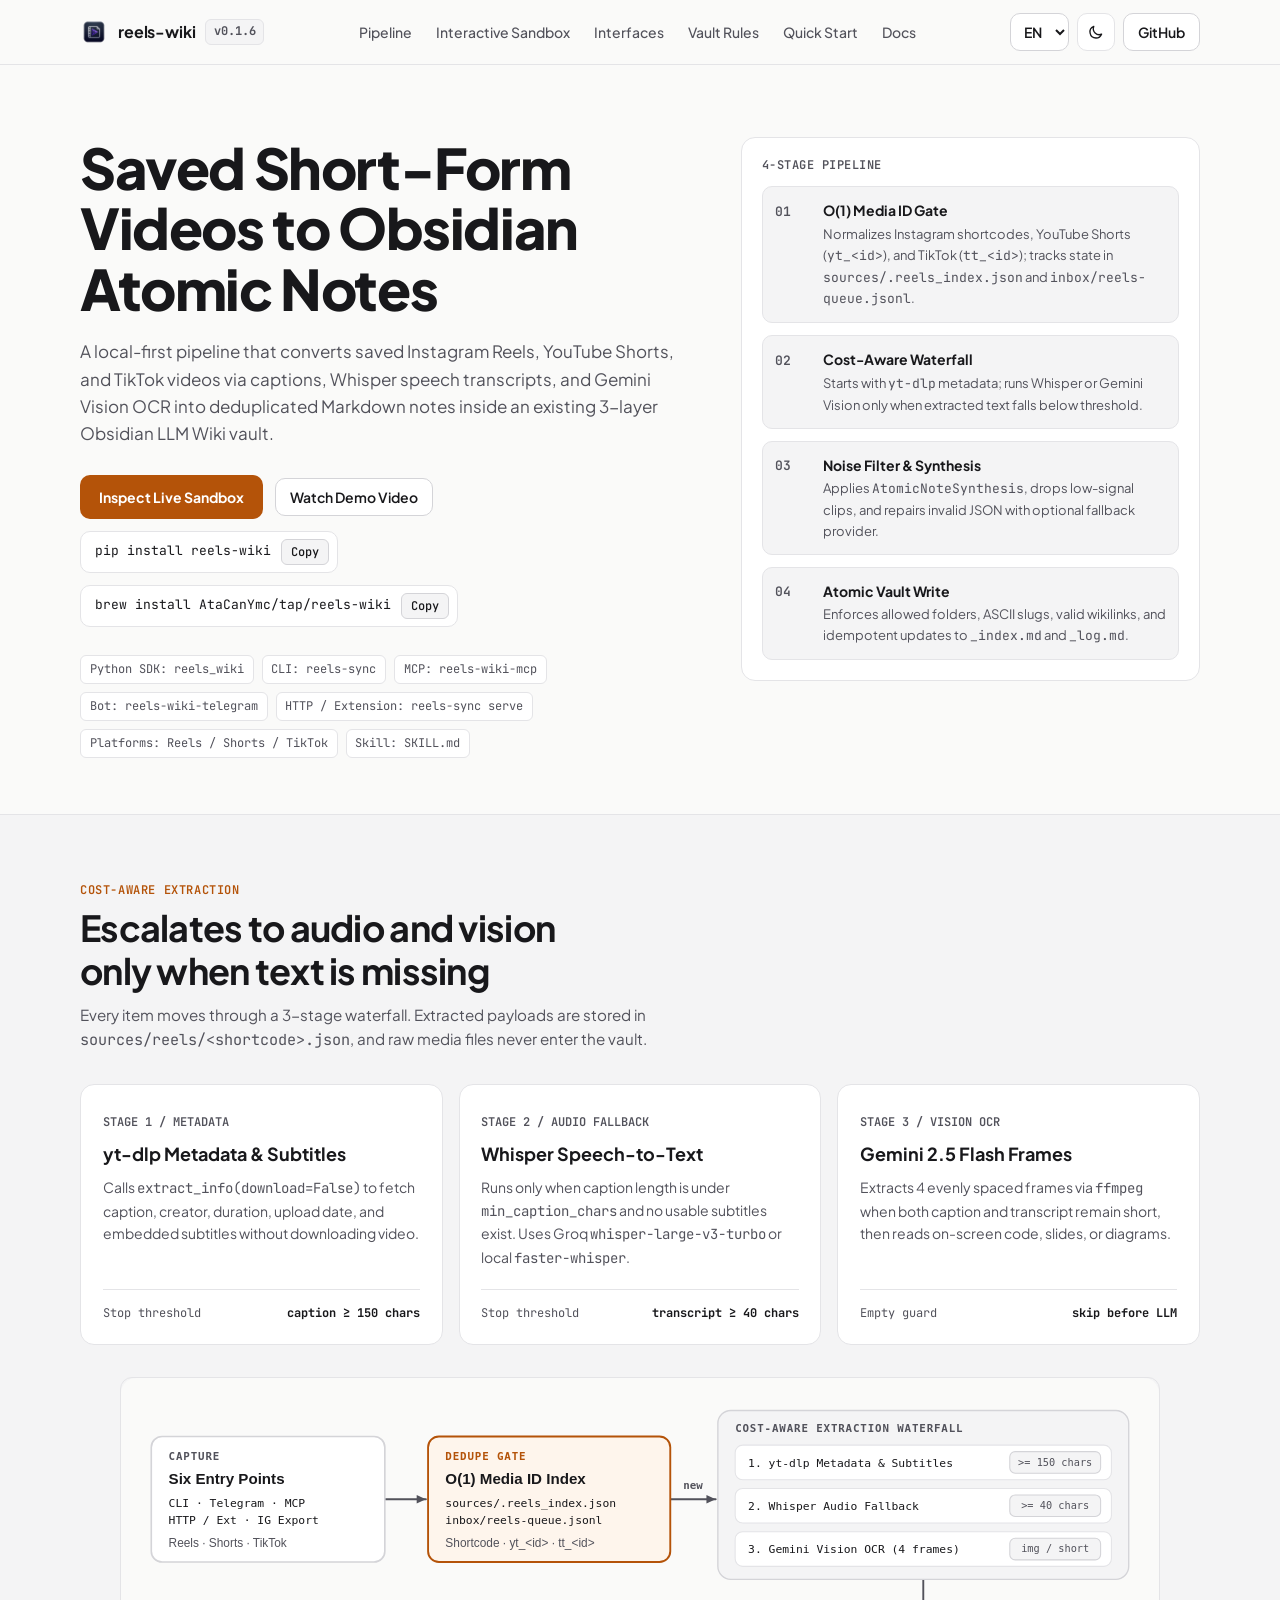
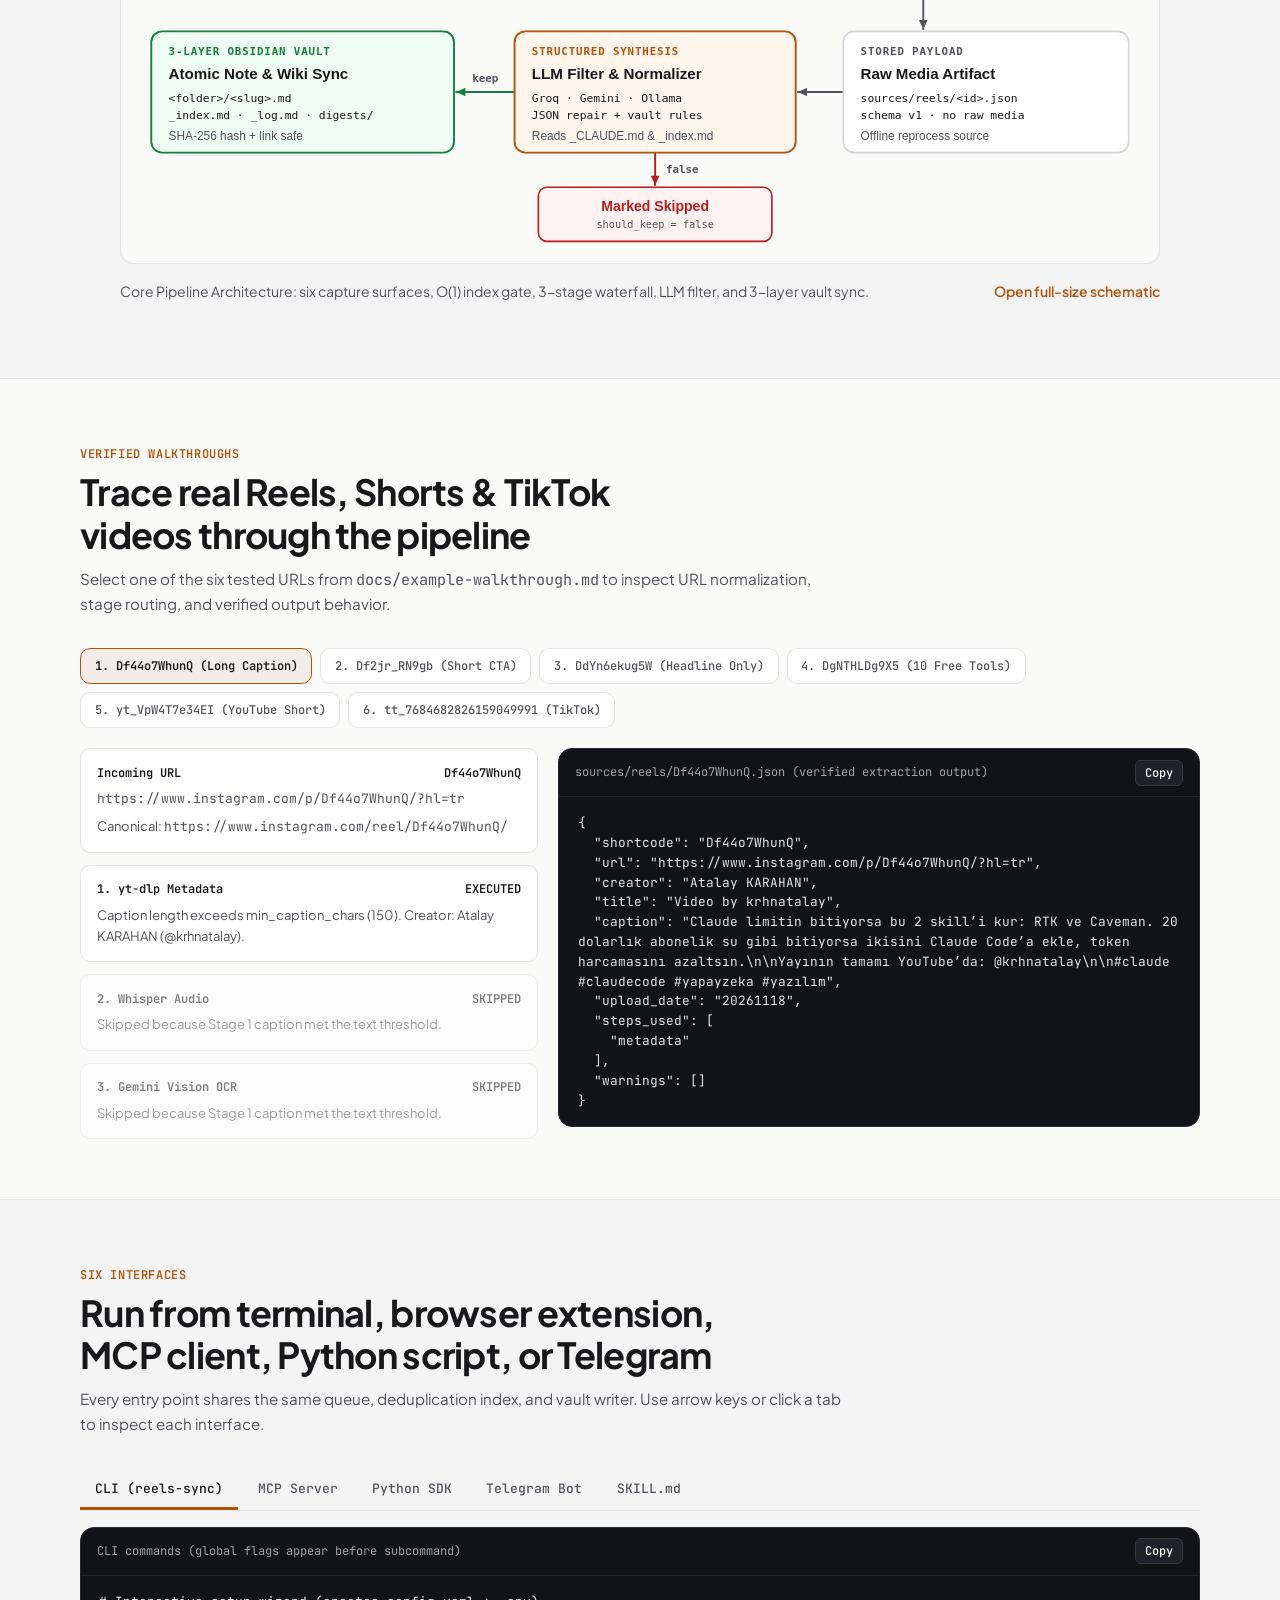
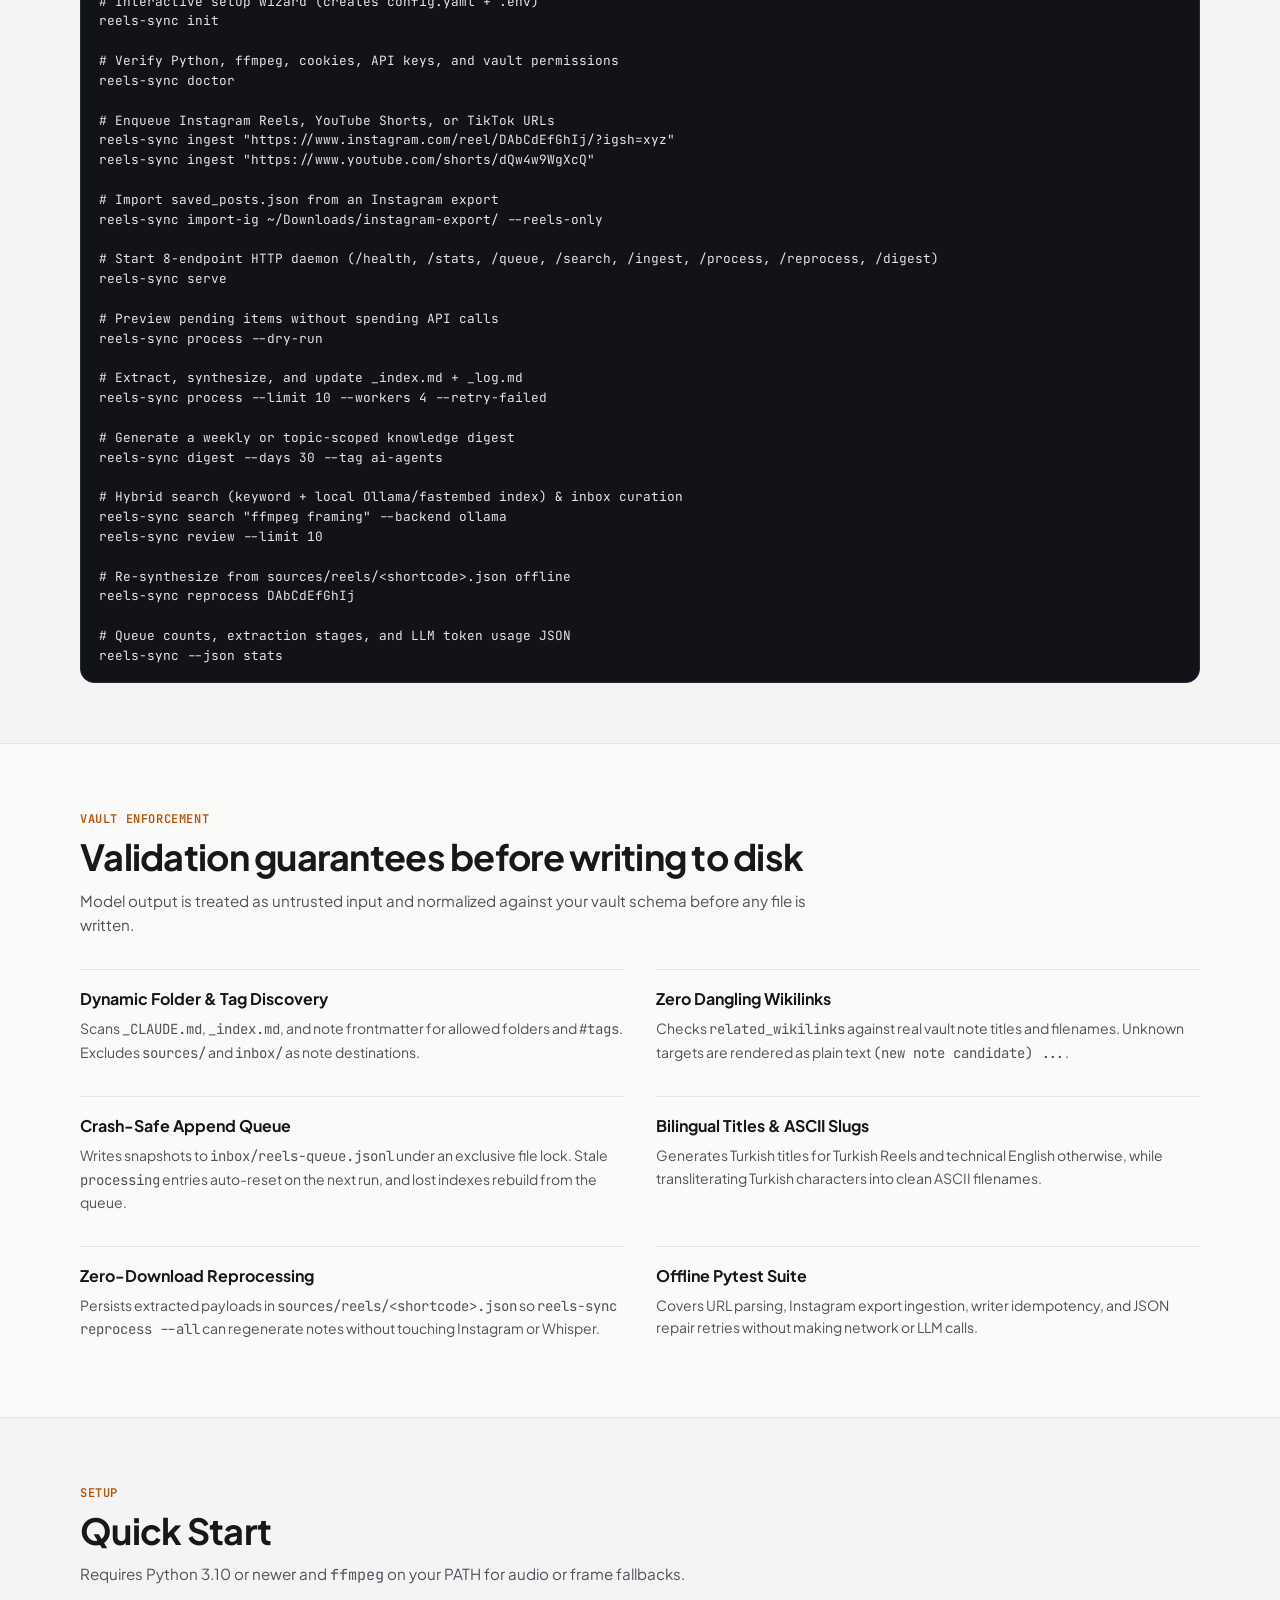
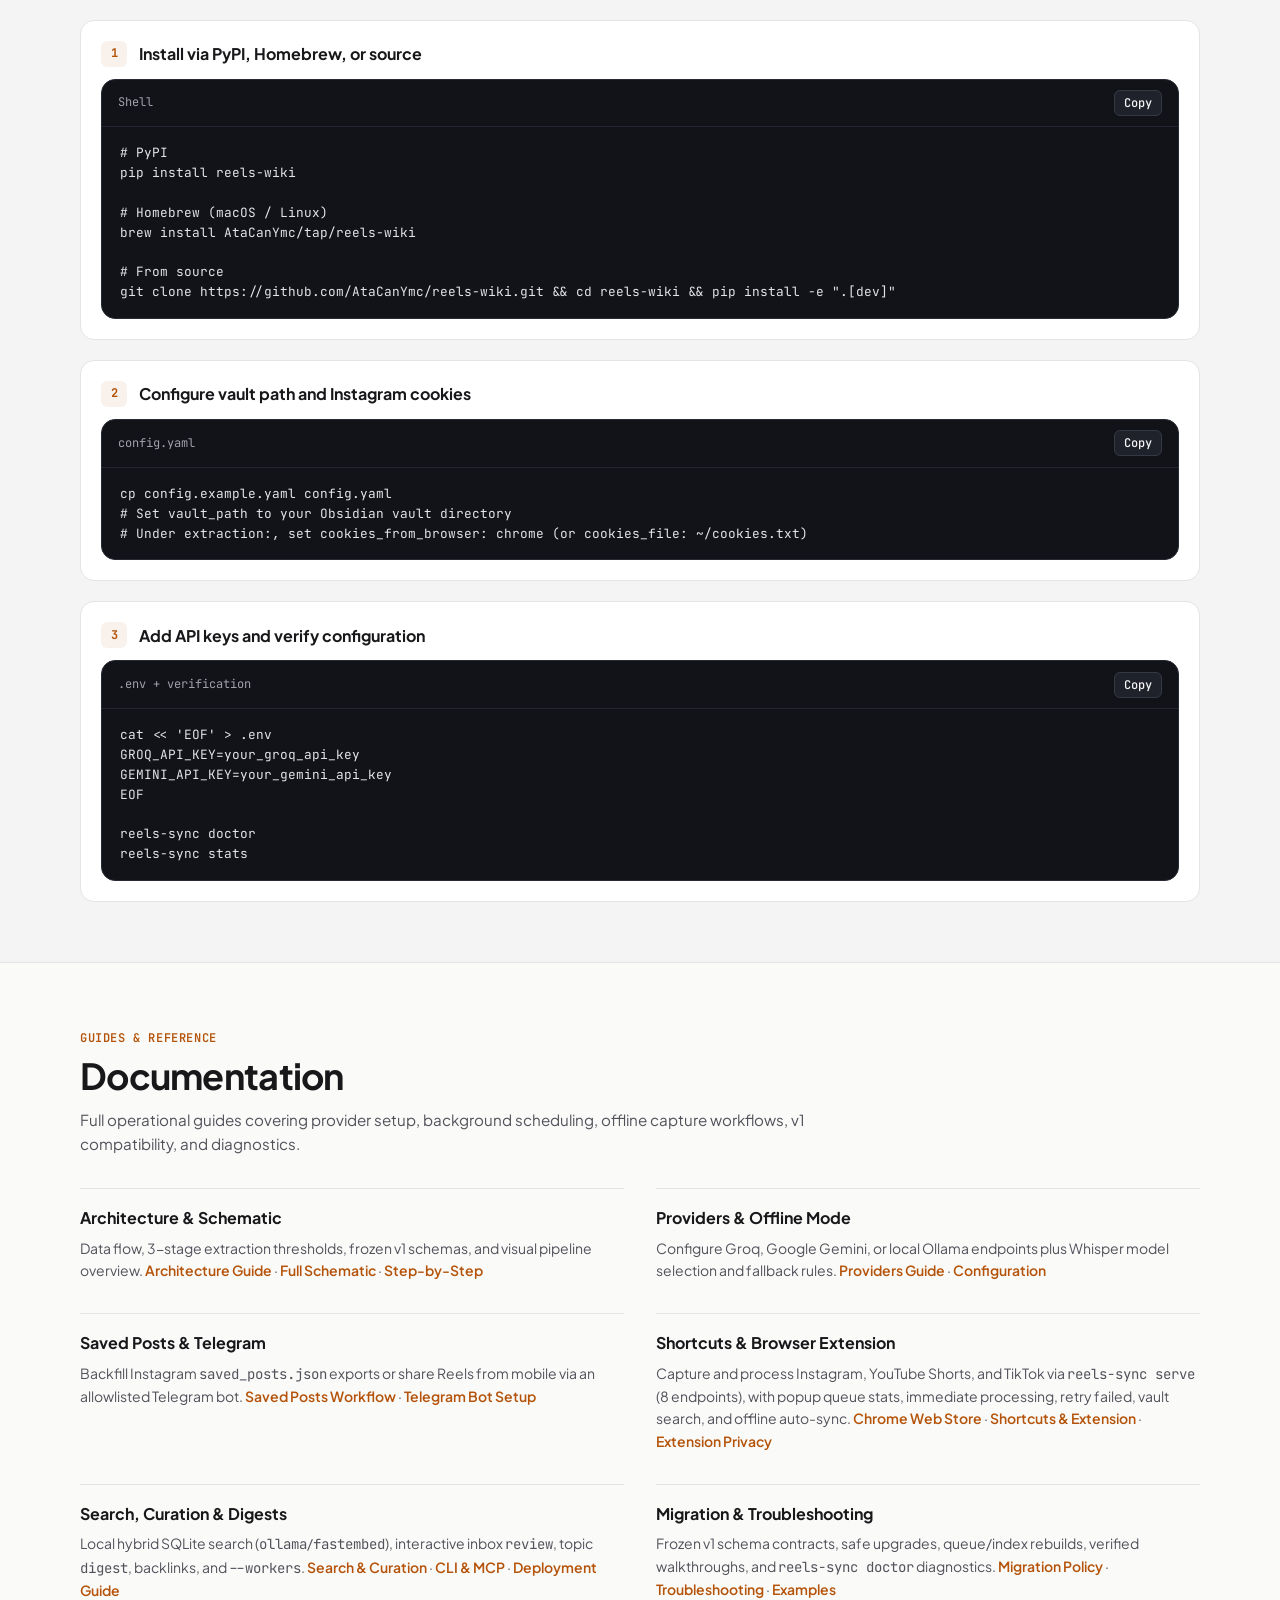
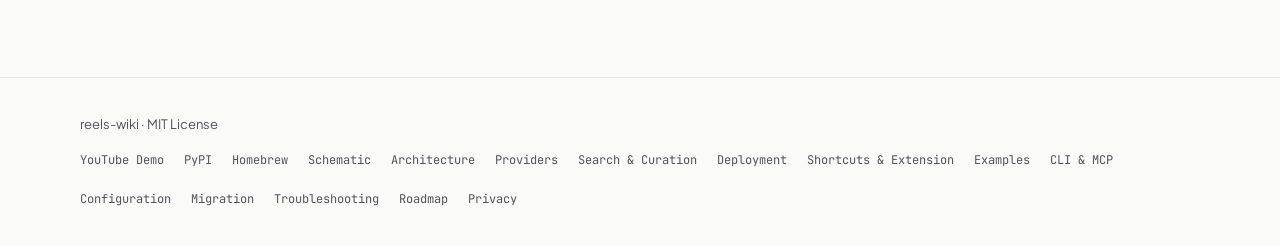
<file: site/index.html>
<!DOCTYPE html>
<html lang="en">
<head>
  <meta charset="UTF-8" />
  <meta name="viewport" content="width=device-width, initial-scale=1.0" />
  <meta name="color-scheme" content="light dark" />
  <script>
    try {
      const saved = localStorage.getItem("color-scheme");
      if (saved === "light" || saved === "dark") {
        document.querySelector('meta[name="color-scheme"]').content = saved;
      }
    } catch {}
  </script>
  <title>reels-wiki | Saved Reels, Shorts &amp; TikTok to Obsidian LLM Wiki</title>
  <meta name="description" content="Local-first pipeline that converts saved Instagram Reels, YouTube Shorts, and TikTok videos into deduplicated atomic Markdown notes inside a 3-layer Obsidian LLM Wiki vault." />
  <meta name="robots" content="index, follow" />
  <link rel="canonical" href="https://atacanymc.github.io/reels-wiki/" />
  <link rel="icon" href="favicon.ico" sizes="any" />
  <link rel="icon" type="image/png" sizes="64x64" href="favicon.png" />
  <link rel="apple-touch-icon" href="favicon.png" />

  <meta property="og:type" content="website" />
  <meta property="og:title" content="reels-wiki | Saved Reels, Shorts &amp; TikTok to Obsidian LLM Wiki" />
  <meta property="og:description" content="Local-first pipeline that converts saved Instagram Reels, YouTube Shorts, and TikTok videos into deduplicated atomic Markdown notes inside a 3-layer Obsidian LLM Wiki vault." />
  <meta property="og:url" content="https://atacanymc.github.io/reels-wiki/" />
  <meta property="og:image" content="https://raw.githubusercontent.com/AtaCanYmc/reels-wiki/main/assets/logo.png" />

  <meta name="twitter:card" content="summary" />
  <meta name="twitter:title" content="reels-wiki | Saved Reels, Shorts &amp; TikTok to Obsidian LLM Wiki" />
  <meta name="twitter:description" content="Local-first pipeline that converts saved Instagram Reels, YouTube Shorts, and TikTok videos into deduplicated atomic Markdown notes inside a 3-layer Obsidian LLM Wiki vault." />
  <meta name="twitter:image" content="https://raw.githubusercontent.com/AtaCanYmc/reels-wiki/main/assets/logo.png" />

  <script type="application/ld+json">
    {
      "@context": "https://schema.org",
      "@type": "SoftwareApplication",
      "name": "reels-wiki",
      "description": "Local-first pipeline that converts saved Instagram Reels, YouTube Shorts, and TikTok videos into deduplicated atomic Markdown notes inside a 3-layer Obsidian LLM Wiki vault.",
      "url": "https://atacanymc.github.io/reels-wiki/",
      "codeRepository": "https://github.com/AtaCanYmc/reels-wiki",
      "license": "https://opensource.org/licenses/MIT",
      "applicationCategory": "DeveloperApplication",
      "operatingSystem": "macOS, Linux, Windows",
      "programmingLanguage": "Python",
      "softwareVersion": "0.1.3",
      "author": {
        "@type": "Person",
        "name": "Atacan YMC",
        "url": "https://github.com/AtaCanYmc"
      }
    }
  </script>

  <link rel="preconnect" href="https://fonts.googleapis.com" />
  <link rel="preconnect" href="https://fonts.gstatic.com" crossorigin />
  <link href="https://fonts.googleapis.com/css2?family=JetBrains+Mono:wght@400;500;600&family=Plus+Jakarta+Sans:wght@400;500;600;700;800&display=swap" rel="stylesheet" />

  <link rel="stylesheet" href="index.css" />
</head>
<body>
  <header class="site-header">
    <div class="container nav-bar">
      <a href="#" class="brand">
        <img
          src="../assets/logo.png"
          alt="reels-wiki logo"
          width="28"
          height="28"
          fetchpriority="high"
          class="brand-logo"
          onerror="this.style.display='none';"
        />
        <span>reels-wiki</span>
        <span class="brand-tag">v0.1.6</span><!-- x-release-please-version -->
      </a>

      <nav class="nav-links" aria-label="Primary sections">
        <a href="#pipeline" data-i18n="nav.pipeline">Pipeline</a>
        <a href="#sandbox" data-i18n="nav.sandbox">Interactive Sandbox</a>
        <a href="#interfaces" data-i18n="nav.interfaces">Interfaces</a>
        <a href="#guardrails" data-i18n="nav.guardrails">Vault Rules</a>
        <a href="#quickstart" data-i18n="nav.quickstart">Quick Start</a>
        <a href="#docs" data-i18n="nav.docs">Docs</a>
      </nav>

      <div class="nav-actions">
        <select id="langSelect" class="lang-select" aria-label="Language">
          <option value="en">EN</option>
          <option value="tr">TR</option>
          <option value="fr">FR</option>
          <option value="de">DE</option>
          <option value="es">ES</option>
        </select>

        <button id="themeToggle" type="button" class="icon-btn" aria-live="off">
          <span class="theme-opt-dark">
            <svg width="16" height="16" viewBox="0 0 24 24" fill="none" stroke="currentColor" stroke-width="2" aria-hidden="true">
              <path stroke-linecap="round" stroke-linejoin="round" d="M20.354 15.354A9 9 0 018.646 3.646 9.003 9.003 0 0012 21a9.003 9.003 0 008.354-5.646z" />
            </svg>
            <span class="sr-only">Switch to dark theme</span>
          </span>
          <span class="theme-opt-light">
            <svg width="16" height="16" viewBox="0 0 24 24" fill="none" stroke="currentColor" stroke-width="2" aria-hidden="true">
              <path stroke-linecap="round" stroke-linejoin="round" d="M12 3v1m0 16v1m9-9h-1M4 12H3m15.364 6.364l-.707-.707M6.343 6.343l-.707-.707m12.728 0l-.707.707M6.343 17.657l-.707.707M16 12a4 4 0 11-8 0 4 4 0 018 0z" />
            </svg>
            <span class="sr-only">Switch to light theme</span>
          </span>
        </button>

        <a
          href="https://github.com/AtaCanYmc/reels-wiki"
          target="_blank"
          rel="noopener noreferrer"
          class="btn-github"
        >
          GitHub
        </a>
      </div>
    </div>
  </header>

  <main>
    <section class="hero">
      <div class="container hero-grid">
        <div>
          <h1 data-i18n="hero.title">Saved Short-Form Videos to Obsidian Atomic Notes</h1>
          <p class="hero-lead" data-i18n="hero.lead">
            A local-first pipeline that converts saved Instagram Reels, YouTube Shorts, and TikTok videos via captions, Whisper speech transcripts, and Gemini Vision OCR into deduplicated Markdown notes inside an existing 3-layer Obsidian LLM Wiki vault.
          </p>

          <div class="hero-actions">
            <a href="#sandbox" class="btn-primary" data-i18n="hero.ctaSandbox">Inspect Live Sandbox</a>
            <a
              href="https://youtu.be/olA_FnqwgkY"
              target="_blank"
              rel="noopener noreferrer"
              class="btn-github"
              data-i18n="hero.ctaDemo"
            >
              Watch Demo Video
            </a>

            <div class="install-box">
              <code id="install-cmd">pip install reels-wiki</code>
              <span class="copy">
                <button
                  type="button"
                  class="copy-button"
                  command="--copy"
                  commandfor="install-cmd"
                  aria-label="Copy PyPI install command"
                >
                  <span class="copy-icon-default" aria-hidden="true" data-i18n="copy.default">Copy</span>
                  <span class="copy-icon-check" aria-hidden="true" data-i18n="copy.done">Copied</span>
                </button>
                <span class="copy-tip" role="status"></span>
              </span>
            </div>

            <div class="install-box">
              <code id="brew-cmd">brew install AtaCanYmc/tap/reels-wiki</code>
              <span class="copy">
                <button
                  type="button"
                  class="copy-button"
                  command="--copy"
                  commandfor="brew-cmd"
                  aria-label="Copy Homebrew install command"
                >
                  <span class="copy-icon-default" aria-hidden="true" data-i18n="copy.default">Copy</span>
                  <span class="copy-icon-check" aria-hidden="true" data-i18n="copy.done">Copied</span>
                </button>
                <span class="copy-tip" role="status"></span>
              </span>
            </div>
          </div>

          <div class="surface-strip" aria-label="Supported interfaces">
            <span class="surface-chip">Python SDK: reels_wiki</span>
            <span class="surface-chip">CLI: reels-sync</span>
            <span class="surface-chip">MCP: reels-wiki-mcp</span>
            <span class="surface-chip">Bot: reels-wiki-telegram</span>
            <span class="surface-chip">HTTP / Extension: reels-sync serve</span>
            <span class="surface-chip">Platforms: Reels / Shorts / TikTok</span>
            <span class="surface-chip">Skill: SKILL.md</span>
          </div>
        </div>

        <aside class="hero-panel" aria-label="Pipeline architecture summary">
          <h2 class="hero-panel-title" data-i18n="hero.panelTitle">4-Stage Pipeline</h2>
          <ol class="flow-list">
            <li class="flow-item">
              <span class="flow-num">01</span>
              <div>
                <strong>O(1) Media ID Gate</strong>
                <span>Normalizes Instagram shortcodes, YouTube Shorts (<code>yt_&lt;id&gt;</code>), and TikTok (<code>tt_&lt;id&gt;</code>); tracks state in <code>sources/.reels_index.json</code> and <code>inbox/reels-queue.jsonl</code>.</span>
              </div>
            </li>
            <li class="flow-item">
              <span class="flow-num">02</span>
              <div>
                <strong>Cost-Aware Waterfall</strong>
                <span>Starts with <code>yt-dlp</code> metadata; runs Whisper or Gemini Vision only when extracted text falls below threshold.</span>
              </div>
            </li>
            <li class="flow-item">
              <span class="flow-num">03</span>
              <div>
                <strong>Noise Filter &amp; Synthesis</strong>
                <span>Applies <code>AtomicNoteSynthesis</code>, drops low-signal clips, and repairs invalid JSON with optional fallback provider.</span>
              </div>
            </li>
            <li class="flow-item">
              <span class="flow-num">04</span>
              <div>
                <strong>Atomic Vault Write</strong>
                <span>Enforces allowed folders, ASCII slugs, valid wikilinks, and idempotent updates to <code>_index.md</code> and <code>_log.md</code>.</span>
              </div>
            </li>
          </ol>
        </aside>
      </div>
    </section>

    <section id="pipeline" class="section section-alt">
      <div class="container">
        <div class="section-header">
          <span class="section-kicker" data-i18n="pipeline.kicker">Cost-Aware Extraction</span>
          <h2 data-i18n="pipeline.title">Escalates to audio and vision only when text is missing</h2>
          <p class="section-desc">
            <span data-i18n="pipeline.desc1">Every item moves through a 3-stage waterfall. Extracted payloads are stored in</span> <code>sources/reels/&lt;shortcode&gt;.json</code><span data-i18n="pipeline.desc2">, and raw media files never enter the vault.</span>
          </p>
        </div>

        <div class="waterfall-grid">
          <article class="tier-card">
            <div>
              <span class="tier-label">STAGE 1 / METADATA</span>
              <h3>yt-dlp Metadata &amp; Subtitles</h3>
              <p>Calls <code>extract_info(download=False)</code> to fetch caption, creator, duration, upload date, and embedded subtitles without downloading video.</p>
            </div>
            <div class="tier-meta">
              <span>Stop threshold</span>
              <strong>caption &ge; 150 chars</strong>
            </div>
          </article>

          <article class="tier-card">
            <div>
              <span class="tier-label">STAGE 2 / AUDIO FALLBACK</span>
              <h3>Whisper Speech-to-Text</h3>
              <p>Runs only when caption length is under <code>min_caption_chars</code> and no usable subtitles exist. Uses Groq <code>whisper-large-v3-turbo</code> or local <code>faster-whisper</code>.</p>
            </div>
            <div class="tier-meta">
              <span>Stop threshold</span>
              <strong>transcript &ge; 40 chars</strong>
            </div>
          </article>

          <article class="tier-card">
            <div>
              <span class="tier-label">STAGE 3 / VISION OCR</span>
              <h3>Gemini 2.5 Flash Frames</h3>
              <p>Extracts 4 evenly spaced frames via <code>ffmpeg</code> when both caption and transcript remain short, then reads on-screen code, slides, or diagrams.</p>
            </div>
            <div class="tier-meta">
              <span>Empty guard</span>
              <strong>skip before LLM</strong>
            </div>
          </article>
        </div>
        <figure class="diagram-frame" style="margin-top: 2rem;">
          <img
            src="architecture-diagram.svg"
            alt="reels-wiki Core Pipeline Architecture"
            loading="lazy"
            style="width:100%;height:auto;border-radius:12px;border:1px solid var(--border-default);"
          />
          <figcaption style="margin-top: 0.6rem; font-size: 0.875rem; color: var(--ink-secondary); display: flex; justify-content: space-between; align-items: center; flex-wrap: wrap; gap: 0.5rem;">
            <span>Core Pipeline Architecture: six capture surfaces, O(1) index gate, 3-stage waterfall, LLM filter, and 3-layer vault sync.</span>
            <a href="architecture-diagram.html" style="color: var(--accent); font-weight: 600;">Open full-size schematic</a>
          </figcaption>
        </figure>
      </div>
    </section>

    <section id="sandbox" class="section">
      <div class="container">
        <div class="section-header">
          <span class="section-kicker" data-i18n="sandbox.kicker">Verified Walkthroughs</span>
          <h2 data-i18n="sandbox.title">Trace real Reels, Shorts &amp; TikTok videos through the pipeline</h2>
          <p class="section-desc">
            <span data-i18n="sandbox.desc1">Select one of the six tested URLs from</span> <code>docs/example-walkthrough.md</code> <span data-i18n="sandbox.desc2">to inspect URL normalization, stage routing, and verified output behavior.</span>
          </p>
        </div>

        <div class="scenario-bar" role="group" aria-label="Sample Reel scenarios">
          <button type="button" class="scenario-btn" data-scenario="df44" aria-pressed="true">1. Df44o7WhunQ (Long Caption)</button>
          <button type="button" class="scenario-btn" data-scenario="df2j" aria-pressed="false">2. Df2jr_RN9gb (Short CTA)</button>
          <button type="button" class="scenario-btn" data-scenario="ddyn" aria-pressed="false">3. DdYn6ekug5W (Headline Only)</button>
          <button type="button" class="scenario-btn" data-scenario="dgnt" aria-pressed="false">4. DgNTHLDg9X5 (10 Free Tools)</button>
          <button type="button" class="scenario-btn" data-scenario="ytvp" aria-pressed="false">5. yt_VpW4T7e34EI (YouTube Short)</button>
          <button type="button" class="scenario-btn" data-scenario="tt76" aria-pressed="false">6. tt_7684682826159049991 (TikTok)</button>
        </div>

        <div class="sandbox-grid">
          <div class="trace-stack">
            <div class="trace-card">
              <div class="trace-label">
                <span>Incoming URL</span>
                <span id="simShortcode">Df44o7WhunQ</span>
              </div>
              <p class="trace-body"><code id="simRawUrl"></code></p>
              <p class="trace-body">Canonical: <code id="simCanonicalUrl"></code></p>
            </div>

            <div id="traceStage1" class="trace-card" data-active="true">
              <div class="trace-label">
                <span>1. yt-dlp Metadata</span>
                <span id="traceStage1Badge">EXECUTED</span>
              </div>
              <p id="traceStage1Text" class="trace-body"></p>
            </div>

            <div id="traceStage2" class="trace-card" data-active="false">
              <div class="trace-label">
                <span>2. Whisper Audio</span>
                <span id="traceStage2Badge">SKIPPED</span>
              </div>
              <p id="traceStage2Text" class="trace-body"></p>
            </div>

            <div id="traceStage3" class="trace-card" data-active="false">
              <div class="trace-label">
                <span>3. Gemini Vision OCR</span>
                <span id="traceStage3Badge">SKIPPED</span>
              </div>
              <p id="traceStage3Text" class="trace-body"></p>
            </div>
          </div>

          <div class="code-shell">
            <div class="code-header">
              <span id="simOutputPath">sources/reels/Df44o7WhunQ.json</span>
              <span class="copy">
                <button
                  type="button"
                  class="copy-button copy-button-dark"
                  command="--copy"
                  commandfor="simOutputContent"
                  aria-label="Copy sandbox output"
                >
                  <span class="copy-icon-default" aria-hidden="true" data-i18n="copy.default">Copy</span>
                  <span class="copy-icon-check" aria-hidden="true" data-i18n="copy.done">Copied</span>
                </button>
                <span class="copy-tip" role="status"></span>
              </span>
            </div>
            <pre class="code-body" tabindex="0"><code id="simOutputContent"></code></pre>
          </div>
        </div>
      </div>
    </section>

    <section id="interfaces" class="section section-alt">
      <div class="container">
        <div class="section-header">
          <span class="section-kicker" data-i18n="interfaces.kicker">Six Interfaces</span>
          <h2 data-i18n="interfaces.title">Run from terminal, browser extension, MCP client, Python script, or Telegram</h2>
          <p class="section-desc" data-i18n="interfaces.desc">
            Every entry point shares the same queue, deduplication index, and vault writer. Use arrow keys or click a tab to inspect each interface.
          </p>
        </div>

        <div class="tabs">
          <div class="tablist" role="tablist" aria-label="reels-wiki interfaces">
            <button type="button" role="tab" id="tab-cli" aria-selected="true" tabindex="0">CLI (reels-sync)</button>
            <button type="button" role="tab" id="tab-mcp" aria-selected="false" tabindex="-1">MCP Server</button>
            <button type="button" role="tab" id="tab-sdk" aria-selected="false" tabindex="-1">Python SDK</button>
            <button type="button" role="tab" id="tab-telegram" aria-selected="false" tabindex="-1">Telegram Bot</button>
            <button type="button" role="tab" id="tab-skill" aria-selected="false" tabindex="-1">SKILL.md</button>
          </div>

          <div class="tabpanels">
            <div role="tabpanel" id="panel-cli" aria-labelledby="tab-cli" tabindex="0">
              <div class="code-shell">
                <div class="code-header">
                  <span>CLI commands (global flags appear before subcommand)</span>
                  <span class="copy">
                    <button type="button" class="copy-button copy-button-dark" command="--copy" commandfor="code-cli" aria-label="Copy CLI commands">
                      <span class="copy-icon-default" aria-hidden="true" data-i18n="copy.default">Copy</span>
                      <span class="copy-icon-check" aria-hidden="true" data-i18n="copy.done">Copied</span>
                    </button>
                    <span class="copy-tip" role="status"></span>
                  </span>
                </div>
                <pre class="code-body" tabindex="0"><code id="code-cli"># Interactive setup wizard (creates config.yaml + .env)
reels-sync init

# Verify Python, ffmpeg, cookies, API keys, and vault permissions
reels-sync doctor

# Enqueue Instagram Reels, YouTube Shorts, or TikTok URLs
reels-sync ingest "https://www.instagram.com/reel/DAbCdEfGhIj/?igsh=xyz"
reels-sync ingest "https://www.youtube.com/shorts/dQw4w9WgXcQ"

# Import saved_posts.json from an Instagram export
reels-sync import-ig ~/Downloads/instagram-export/ --reels-only

# Start 8-endpoint HTTP daemon (/health, /stats, /queue, /search, /ingest, /process, /reprocess, /digest)
reels-sync serve

# Preview pending items without spending API calls
reels-sync process --dry-run

# Extract, synthesize, and update _index.md + _log.md
reels-sync process --limit 10 --workers 4 --retry-failed

# Generate a weekly or topic-scoped knowledge digest
reels-sync digest --days 30 --tag ai-agents

# Hybrid search (keyword + local Ollama/fastembed index) &amp; inbox curation
reels-sync search "ffmpeg framing" --backend ollama
reels-sync review --limit 10

# Re-synthesize from sources/reels/&lt;shortcode&gt;.json offline
reels-sync reprocess DAbCdEfGhIj

# Queue counts, extraction stages, and LLM token usage JSON
reels-sync --json stats</code></pre>
              </div>
            </div>

            <div role="tabpanel" id="panel-mcp" aria-labelledby="tab-mcp" hidden="until-found">
              <div class="code-shell">
                <div class="code-header">
                  <span>MCP server stdio configuration</span>
                  <span class="copy">
                    <button type="button" class="copy-button copy-button-dark" command="--copy" commandfor="code-mcp" aria-label="Copy MCP config">
                      <span class="copy-icon-default" aria-hidden="true" data-i18n="copy.default">Copy</span>
                      <span class="copy-icon-check" aria-hidden="true" data-i18n="copy.done">Copied</span>
                    </button>
                    <span class="copy-tip" role="status"></span>
                  </span>
                </div>
                <pre class="code-body" tabindex="0"><code id="code-mcp">{
  "mcpServers": {
    "reels-wiki": {
      "command": "/path/to/reels-secretary/.venv/bin/reels-wiki-mcp",
      "env": {
        "REELS_WIKI_CONFIG": "/path/to/reels-secretary/config.yaml"
      }
    }
  }
}

// Tools: enqueue_reel, import_ig_export, process_reels_queue, get_queue_stats, reprocess_reel, search_vault_notes</code></pre>
              </div>
            </div>

            <div role="tabpanel" id="panel-sdk" aria-labelledby="tab-sdk" hidden="until-found">
              <div class="code-shell">
                <div class="code-header">
                  <span>Python SDK usage</span>
                  <span class="copy">
                    <button type="button" class="copy-button copy-button-dark" command="--copy" commandfor="code-sdk" aria-label="Copy Python SDK snippet">
                      <span class="copy-icon-default" aria-hidden="true" data-i18n="copy.default">Copy</span>
                      <span class="copy-icon-check" aria-hidden="true" data-i18n="copy.done">Copied</span>
                    </button>
                    <span class="copy-tip" role="status"></span>
                  </span>
                </div>
                <pre class="code-body" tabindex="0"><code id="code-sdk">from reels_wiki import enqueue, load_config, process_queue

cfg = load_config()
enqueue("https://www.instagram.com/reel/DAbCdEfGhIj/", "script", vault=cfg.vault_path)
summary = process_queue(cfg, limit=3)
print(summary)</code></pre>
              </div>
            </div>

            <div role="tabpanel" id="panel-telegram" aria-labelledby="tab-telegram" hidden="until-found">
              <div class="code-shell">
                <div class="code-header">
                  <span>Telegram capture bot setup</span>
                  <span class="copy">
                    <button type="button" class="copy-button copy-button-dark" command="--copy" commandfor="code-telegram" aria-label="Copy Telegram bot commands">
                      <span class="copy-icon-default" aria-hidden="true" data-i18n="copy.default">Copy</span>
                      <span class="copy-icon-check" aria-hidden="true" data-i18n="copy.done">Copied</span>
                    </button>
                    <span class="copy-tip" role="status"></span>
                  </span>
                </div>
                <pre class="code-body" tabindex="0"><code id="code-telegram"># Set TELEGRAM_BOT_TOKEN and numeric TELEGRAM_ALLOWED_CHAT_ID in .env
reels-sync telegram

# Mobile flow:
# Share Reel -> Telegram -> Your bot
# The bot rejects all other chat IDs, validates the shortcode,
# and appends to inbox/reels-queue.jsonl without processing inline.
# Run `reels-sync process --limit 10` on a schedule to digest.</code></pre>
              </div>
            </div>

            <div role="tabpanel" id="panel-skill" aria-labelledby="tab-skill" hidden="until-found">
              <div class="code-shell">
                <div class="code-header">
                  <span>SKILL.md operational guardrails</span>
                  <span class="copy">
                    <button type="button" class="copy-button copy-button-dark" command="--copy" commandfor="code-skill" aria-label="Copy SKILL.md rules">
                      <span class="copy-icon-default" aria-hidden="true" data-i18n="copy.default">Copy</span>
                      <span class="copy-icon-check" aria-hidden="true" data-i18n="copy.done">Copied</span>
                    </button>
                    <span class="copy-tip" role="status"></span>
                  </span>
                </div>
                <pre class="code-body" tabindex="0"><code id="code-skill">1. Deduplicate by 11-character shortcode before queuing.
2. Never copy video or audio files into the Obsidian vault.
3. Read _CLAUDE.md and _index.md before synthesis to match folders and tags.
4. Downgrade unmatched wikilinks to "(new note candidate) ..." plain text.
5. Preserve user edits to status and created frontmatter on forced re-runs.</code></pre>
              </div>
            </div>
          </div>
        </div>
      </div>
    </section>

    <section id="guardrails" class="section">
      <div class="container">
        <div class="section-header">
          <span class="section-kicker" data-i18n="guardrails.kicker">Vault Enforcement</span>
          <h2 data-i18n="guardrails.title">Validation guarantees before writing to disk</h2>
          <p class="section-desc" data-i18n="guardrails.desc">
            Model output is treated as untrusted input and normalized against your vault schema before any file is written.
          </p>
        </div>

        <div class="spec-grid">
          <div class="spec-row">
            <h3>Dynamic Folder &amp; Tag Discovery</h3>
            <p>Scans <code>_CLAUDE.md</code>, <code>_index.md</code>, and note frontmatter for allowed folders and <code>#tags</code>. Excludes <code>sources/</code> and <code>inbox/</code> as note destinations.</p>
          </div>
          <div class="spec-row">
            <h3>Zero Dangling Wikilinks</h3>
            <p>Checks <code>related_wikilinks</code> against real vault note titles and filenames. Unknown targets are rendered as plain text <code>(new note candidate) ...</code>.</p>
          </div>
          <div class="spec-row">
            <h3>Crash-Safe Append Queue</h3>
            <p>Writes snapshots to <code>inbox/reels-queue.jsonl</code> under an exclusive file lock. Stale <code>processing</code> entries auto-reset on the next run, and lost indexes rebuild from the queue.</p>
          </div>
          <div class="spec-row">
            <h3>Bilingual Titles &amp; ASCII Slugs</h3>
            <p>Generates Turkish titles for Turkish Reels and technical English otherwise, while transliterating Turkish characters into clean ASCII filenames.</p>
          </div>
          <div class="spec-row">
            <h3>Zero-Download Reprocessing</h3>
            <p>Persists extracted payloads in <code>sources/reels/&lt;shortcode&gt;.json</code> so <code>reels-sync reprocess --all</code> can regenerate notes without touching Instagram or Whisper.</p>
          </div>
          <div class="spec-row">
            <h3>Offline Pytest Suite</h3>
            <p>Covers URL parsing, Instagram export ingestion, writer idempotency, and JSON repair retries without making network or LLM calls.</p>
          </div>
        </div>
      </div>
    </section>

    <section id="quickstart" class="section section-alt">
      <div class="container">
        <div class="section-header">
          <span class="section-kicker" data-i18n="quickstart.kicker">Setup</span>
          <h2 data-i18n="quickstart.title">Quick Start</h2>
          <p class="section-desc">
            <span data-i18n="quickstart.desc1">Requires Python 3.10 or newer and</span> <code>ffmpeg</code> <span data-i18n="quickstart.desc2">on your PATH for audio or frame fallbacks.</span>
          </p>
        </div>

        <ol class="steps-list">
          <li class="step-card">
            <div class="step-title">
              <span class="step-badge">1</span>
              <span data-i18n="quickstart.step1">Install via PyPI, Homebrew, or source</span>
            </div>
            <div class="code-shell">
              <div class="code-header">
                <span>Shell</span>
                <span class="copy">
                  <button type="button" class="copy-button copy-button-dark" command="--copy" commandfor="qs-step-1" aria-label="Copy step 1 commands">
                    <span class="copy-icon-default" aria-hidden="true" data-i18n="copy.default">Copy</span>
                    <span class="copy-icon-check" aria-hidden="true" data-i18n="copy.done">Copied</span>
                  </button>
                  <span class="copy-tip" role="status"></span>
                </span>
              </div>
              <pre class="code-body" tabindex="0"><code id="qs-step-1"># PyPI
pip install reels-wiki

# Homebrew (macOS / Linux)
brew install AtaCanYmc/tap/reels-wiki

# From source
git clone https://github.com/AtaCanYmc/reels-wiki.git &amp;&amp; cd reels-wiki &amp;&amp; pip install -e ".[dev]"</code></pre>
            </div>
          </li>

          <li class="step-card">
            <div class="step-title">
              <span class="step-badge">2</span>
              <span data-i18n="quickstart.step2">Configure vault path and Instagram cookies</span>
            </div>
            <div class="code-shell">
              <div class="code-header">
                <span>config.yaml</span>
                <span class="copy">
                  <button type="button" class="copy-button copy-button-dark" command="--copy" commandfor="qs-step-2" aria-label="Copy step 2 commands">
                    <span class="copy-icon-default" aria-hidden="true" data-i18n="copy.default">Copy</span>
                    <span class="copy-icon-check" aria-hidden="true" data-i18n="copy.done">Copied</span>
                  </button>
                  <span class="copy-tip" role="status"></span>
                </span>
              </div>
              <pre class="code-body" tabindex="0"><code id="qs-step-2">cp config.example.yaml config.yaml
# Set vault_path to your Obsidian vault directory
# Under extraction:, set cookies_from_browser: chrome (or cookies_file: ~/cookies.txt)</code></pre>
            </div>
          </li>

          <li class="step-card">
            <div class="step-title">
              <span class="step-badge">3</span>
              <span data-i18n="quickstart.step3">Add API keys and verify configuration</span>
            </div>
            <div class="code-shell">
              <div class="code-header">
                <span>.env + verification</span>
                <span class="copy">
                  <button type="button" class="copy-button copy-button-dark" command="--copy" commandfor="qs-step-3" aria-label="Copy step 3 commands">
                    <span class="copy-icon-default" aria-hidden="true" data-i18n="copy.default">Copy</span>
                    <span class="copy-icon-check" aria-hidden="true" data-i18n="copy.done">Copied</span>
                  </button>
                  <span class="copy-tip" role="status"></span>
                </span>
              </div>
              <pre class="code-body" tabindex="0"><code id="qs-step-3">cat &lt;&lt; 'EOF' &gt; .env
GROQ_API_KEY=your_groq_api_key
GEMINI_API_KEY=your_gemini_api_key
EOF

reels-sync doctor
reels-sync stats</code></pre>
            </div>
          </li>
        </ol>
      </div>
    </section>

    <section id="docs" class="section">
      <div class="container">
        <div class="section-header">
          <span class="section-kicker" data-i18n="docs.kicker">Guides &amp; Reference</span>
          <h2 data-i18n="docs.title">Documentation</h2>
          <p class="section-desc" data-i18n="docs.desc">
            Full operational guides covering provider setup, background scheduling, offline capture workflows, v1 compatibility, and diagnostics.
          </p>
        </div>

        <div class="spec-grid">
          <div class="spec-row">
            <h3>Architecture &amp; Schematic</h3>
            <p>
              Data flow, 3-stage extraction thresholds, frozen v1 schemas, and visual pipeline overview.
              <a href="https://github.com/AtaCanYmc/reels-wiki/blob/main/docs/architecture.md" target="_blank" rel="noopener noreferrer" style="color: var(--accent); font-weight: 600;">Architecture Guide</a> ·
              <a href="architecture-diagram.html" style="color: var(--accent); font-weight: 600;">Full Schematic</a> ·
              <a href="https://github.com/AtaCanYmc/reels-wiki/blob/main/docs/step-by-step.md" target="_blank" rel="noopener noreferrer" style="color: var(--accent); font-weight: 600;">Step-by-Step</a>
            </p>
          </div>
          <div class="spec-row">
            <h3>Providers &amp; Offline Mode</h3>
            <p>
              Configure Groq, Google Gemini, or local Ollama endpoints plus Whisper model selection and fallback rules.
              <a href="https://github.com/AtaCanYmc/reels-wiki/blob/main/docs/providers.md" target="_blank" rel="noopener noreferrer" style="color: var(--accent); font-weight: 600;">Providers Guide</a> ·
              <a href="https://github.com/AtaCanYmc/reels-wiki/blob/main/docs/configuration.md" target="_blank" rel="noopener noreferrer" style="color: var(--accent); font-weight: 600;">Configuration</a>
            </p>
          </div>
          <div class="spec-row">
            <h3>Saved Posts &amp; Telegram</h3>
            <p>
              Backfill Instagram <code>saved_posts.json</code> exports or share Reels from mobile via an allowlisted Telegram bot.
              <a href="https://github.com/AtaCanYmc/reels-wiki/blob/main/docs/saved-posts-workflow.md" target="_blank" rel="noopener noreferrer" style="color: var(--accent); font-weight: 600;">Saved Posts Workflow</a> ·
              <a href="https://github.com/AtaCanYmc/reels-wiki/blob/main/docs/telegram-bot.md" target="_blank" rel="noopener noreferrer" style="color: var(--accent); font-weight: 600;">Telegram Bot Setup</a>
            </p>
          </div>
          <div class="spec-row">
            <h3>Shortcuts &amp; Browser Extension</h3>
            <p>
              Capture and process Instagram, YouTube Shorts, and TikTok via <code>reels-sync serve</code> (8 endpoints), with popup queue stats, immediate processing, retry failed, vault search, and offline auto-sync.
              <a href="https://chromewebstore.google.com/detail/reels-wiki-capture/cenhmdpdngcmjhhllfmgndkcgmfcefhc" target="_blank" rel="noopener noreferrer" style="color: var(--accent); font-weight: 600;">Chrome Web Store</a> ·
              <a href="https://github.com/AtaCanYmc/reels-wiki/blob/main/docs/shortcuts-and-extension.md" target="_blank" rel="noopener noreferrer" style="color: var(--accent); font-weight: 600;">Shortcuts &amp; Extension</a> ·
              <a href="privacy.html" style="color: var(--accent); font-weight: 600;">Extension Privacy</a>
            </p>
          </div>
          <div class="spec-row">
            <h3>Search, Curation &amp; Digests</h3>
            <p>
              Local hybrid SQLite search (<code>ollama</code>/<code>fastembed</code>), interactive inbox <code>review</code>, topic <code>digest</code>, backlinks, and <code>--workers</code>.
              <a href="https://github.com/AtaCanYmc/reels-wiki/blob/main/docs/search-and-curation.md" target="_blank" rel="noopener noreferrer" style="color: var(--accent); font-weight: 600;">Search &amp; Curation</a> ·
              <a href="https://github.com/AtaCanYmc/reels-wiki/blob/main/docs/cli-and-mcp.md" target="_blank" rel="noopener noreferrer" style="color: var(--accent); font-weight: 600;">CLI &amp; MCP</a> ·
              <a href="https://github.com/AtaCanYmc/reels-wiki/blob/main/docs/deployment.md" target="_blank" rel="noopener noreferrer" style="color: var(--accent); font-weight: 600;">Deployment Guide</a>
            </p>
          </div>
          <div class="spec-row">
            <h3>Migration &amp; Troubleshooting</h3>
            <p>
              Frozen v1 schema contracts, safe upgrades, queue/index rebuilds, verified walkthroughs, and <code>reels-sync doctor</code> diagnostics.
              <a href="https://github.com/AtaCanYmc/reels-wiki/blob/main/docs/migration.md" target="_blank" rel="noopener noreferrer" style="color: var(--accent); font-weight: 600;">Migration Policy</a> ·
              <a href="https://github.com/AtaCanYmc/reels-wiki/blob/main/docs/troubleshooting.md" target="_blank" rel="noopener noreferrer" style="color: var(--accent); font-weight: 600;">Troubleshooting</a> ·
              <a href="https://github.com/AtaCanYmc/reels-wiki/blob/main/docs/example-walkthrough.md" target="_blank" rel="noopener noreferrer" style="color: var(--accent); font-weight: 600;">Examples</a>
            </p>
          </div>
        </div>
      </div>
    </section>
  </main>

  <footer class="site-footer">
    <div class="container footer-inner">
      <div>reels-wiki · MIT License</div>
      <div class="footer-links">
        <a href="https://youtu.be/olA_FnqwgkY" target="_blank" rel="noopener noreferrer">YouTube Demo</a>
        <a href="https://pypi.org/project/reels-wiki/" target="_blank" rel="noopener noreferrer">PyPI</a>
        <a href="https://github.com/AtaCanYmc/homebrew-tap" target="_blank" rel="noopener noreferrer">Homebrew</a>
        <a href="architecture-diagram.html">Schematic</a>
        <a href="https://github.com/AtaCanYmc/reels-wiki/blob/main/docs/architecture.md" target="_blank" rel="noopener noreferrer">Architecture</a>
        <a href="https://github.com/AtaCanYmc/reels-wiki/blob/main/docs/providers.md" target="_blank" rel="noopener noreferrer">Providers</a>
        <a href="https://github.com/AtaCanYmc/reels-wiki/blob/main/docs/search-and-curation.md" target="_blank" rel="noopener noreferrer">Search &amp; Curation</a>
        <a href="https://github.com/AtaCanYmc/reels-wiki/blob/main/docs/deployment.md" target="_blank" rel="noopener noreferrer">Deployment</a>
        <a href="https://github.com/AtaCanYmc/reels-wiki/blob/main/docs/shortcuts-and-extension.md" target="_blank" rel="noopener noreferrer">Shortcuts &amp; Extension</a>
        <a href="https://github.com/AtaCanYmc/reels-wiki/blob/main/docs/example-walkthrough.md" target="_blank" rel="noopener noreferrer">Examples</a>
        <a href="https://github.com/AtaCanYmc/reels-wiki/blob/main/docs/cli-and-mcp.md" target="_blank" rel="noopener noreferrer">CLI &amp; MCP</a>
        <a href="https://github.com/AtaCanYmc/reels-wiki/blob/main/docs/configuration.md" target="_blank" rel="noopener noreferrer">Configuration</a>
        <a href="https://github.com/AtaCanYmc/reels-wiki/blob/main/docs/migration.md" target="_blank" rel="noopener noreferrer">Migration</a>
        <a href="https://github.com/AtaCanYmc/reels-wiki/blob/main/docs/troubleshooting.md" target="_blank" rel="noopener noreferrer">Troubleshooting</a>
        <a href="https://github.com/AtaCanYmc/reels-wiki/blob/main/ROADMAP.md" target="_blank" rel="noopener noreferrer">Roadmap</a>
        <a href="privacy.html">Privacy</a>
      </div>
    </div>
  </footer>

  <script src="index.js" defer></script>
</body>
</html>
</file>
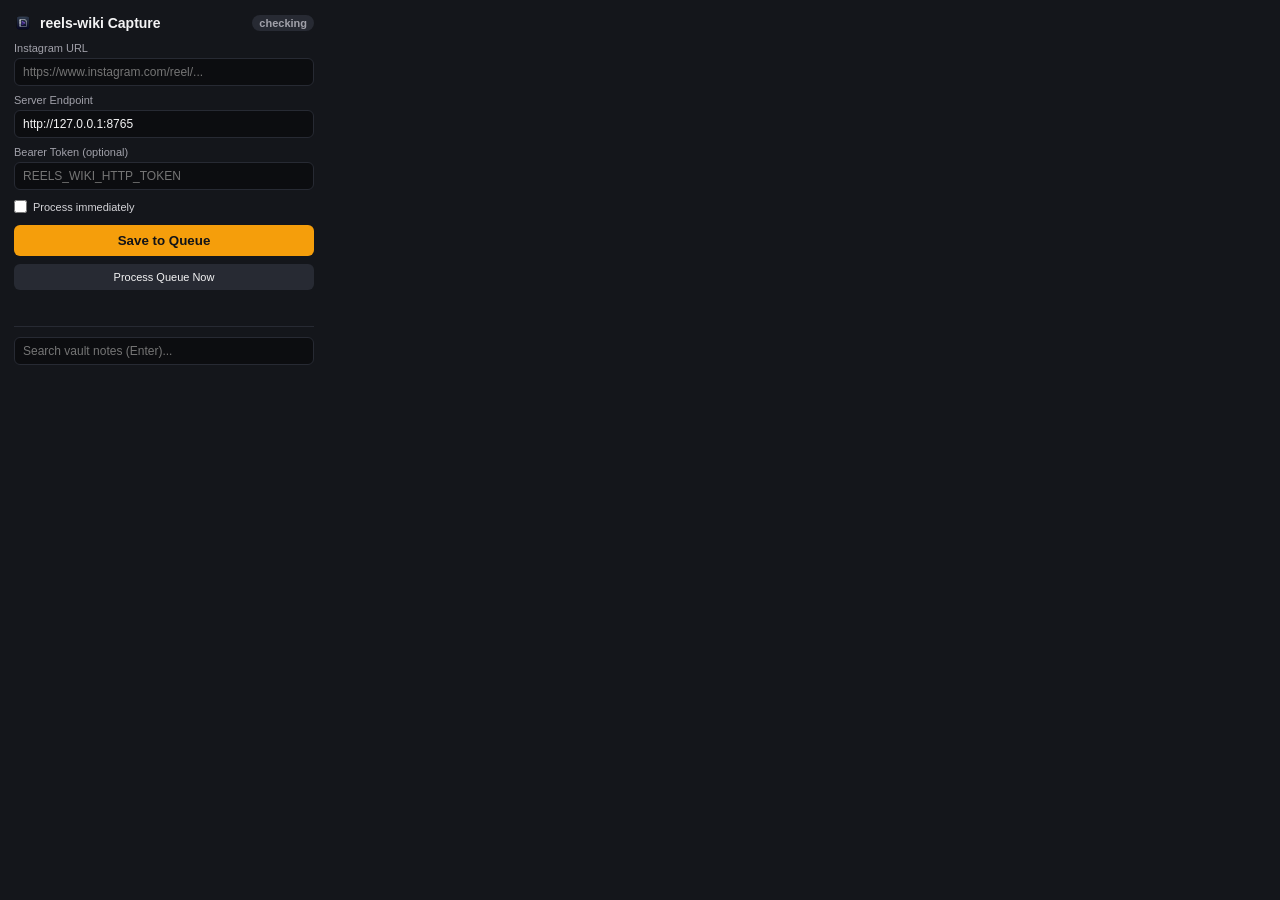
<file: extension/popup.html>
<!DOCTYPE html>
<html lang="en">
<head>
  <meta charset="UTF-8" />
  <title>reels-wiki Capture</title>
  <link rel="stylesheet" href="popup.css" />
</head>
<body>
  <header class="hdr">
    <div class="brand">
      <img src="icons/icon-32.png" alt="" width="18" height="18" />
      <h1>reels-wiki Capture</h1>
    </div>
    <span id="healthBadge" class="pill pill-idle">checking</span>
  </header>

  <div id="statsBar" class="stats-bar" hidden>
    <span id="statsText">pending: 0 | processed: 0 | failed: 0</span>
  </div>

  <label for="url">Instagram URL</label>
  <input id="url" type="url" placeholder="https://www.instagram.com/reel/..." />

  <label for="endpoint">Server Endpoint</label>
  <input id="endpoint" type="url" value="http://127.0.0.1:8765" />

  <label for="token">Bearer Token (optional)</label>
  <input id="token" type="password" placeholder="REELS_WIKI_HTTP_TOKEN" />

  <label class="inline-check">
    <input id="autoProcess" type="checkbox" />
    <span>Process immediately</span>
  </label>

  <button id="saveBtn" type="button">Save to Queue</button>
  <button id="processBtn" type="button" class="btn-secondary">Process Queue Now</button>
  <button id="retryBtn" type="button" class="btn-secondary" hidden>Retry Failed</button>

  <section id="pendingBar" class="pending-bar" hidden>
    <span id="pendingCount">Offline queue: 0</span>
    <div class="pending-actions">
      <button id="syncBtn" type="button" class="btn-secondary">Sync</button>
      <button id="exportBtn" type="button" class="btn-secondary">Export JSON</button>
    </div>
  </section>

  <div id="status" role="status"></div>

  <section class="search-box">
    <input id="searchInput" type="search" placeholder="Search vault notes (Enter)..." />
    <ul id="searchResults"></ul>
  </section>

  <script src="popup.js"></script>
</body>
</html>
</file>
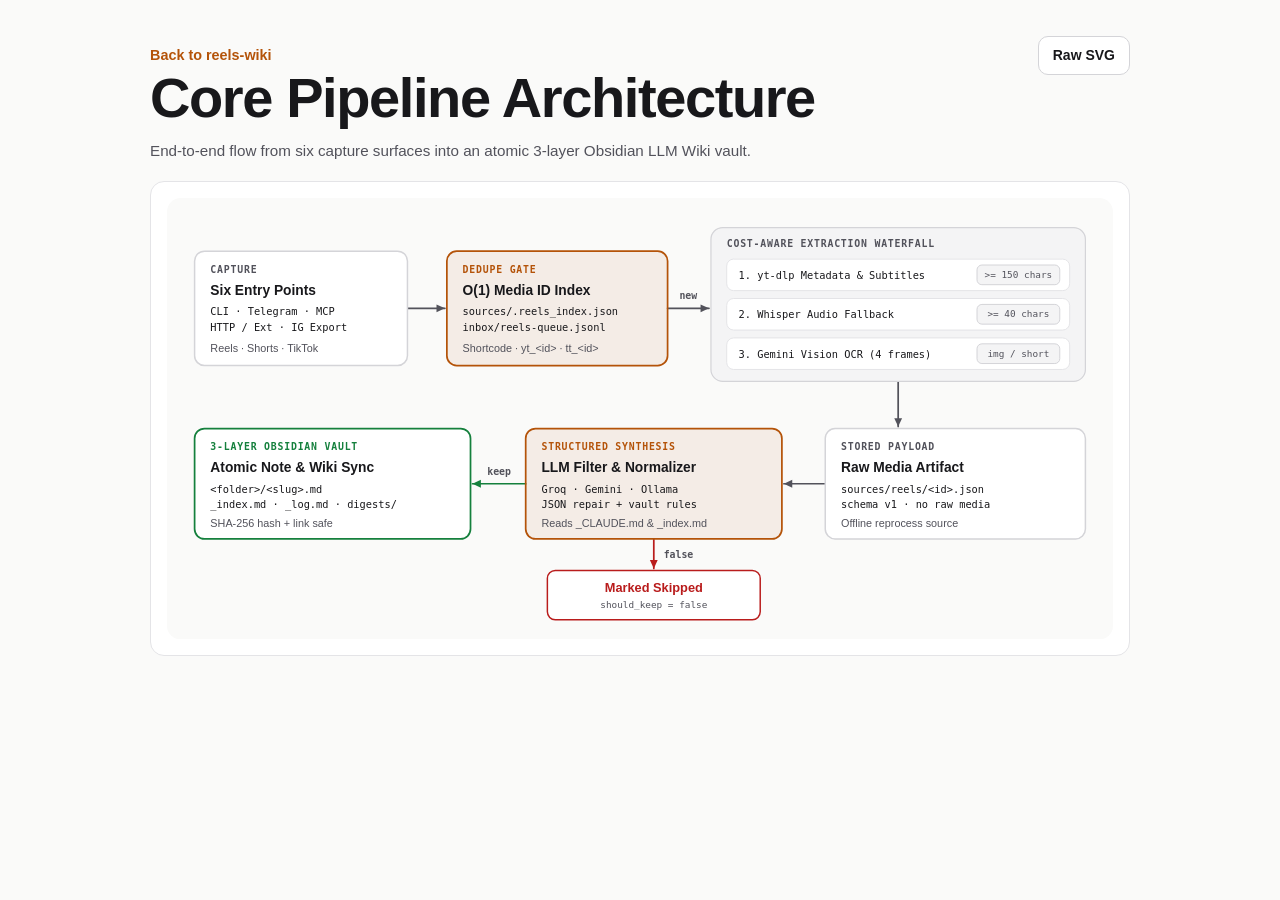
<file: site/architecture-diagram.html>
<!DOCTYPE html>
<html lang="en">
<head>
  <meta charset="UTF-8" />
  <meta name="viewport" content="width=device-width, initial-scale=1.0" />
  <meta name="color-scheme" content="light dark" />
  <script>
    try {
      const saved = localStorage.getItem("color-scheme");
      if (saved === "light" || saved === "dark") {
        document.querySelector('meta[name="color-scheme"]').content = saved;
      }
    } catch {}
  </script>
  <title>Architecture Diagram | reels-wiki</title>
  <meta name="description" content="Core pipeline architecture schematic for reels-wiki: capture surfaces, O(1) deduplication, 3-stage extraction waterfall, LLM synthesis, and 3-layer Obsidian vault writes." />
  <link rel="icon" type="image/png" sizes="64x64" href="favicon.png" />
  <link rel="stylesheet" href="index.css" />
  <style>
    .diagram-shell { max-width: 1020px; margin: 0 auto; padding: 36px 20px 56px; }
    .diagram-meta { display: flex; justify-content: space-between; align-items: baseline; flex-wrap: wrap; gap: 12px; margin-bottom: 18px; }
    .diagram-back { font-size: 0.9rem; font-weight: 600; color: var(--accent); }
    .diagram-card {
      background: var(--bg-surface);
      border: 1px solid var(--border-default);
      border-radius: 14px;
      padding: 16px;
      overflow-x: auto;
    }
    .diagram-card svg { display: block; width: 100%; height: auto; }
  </style>
</head>
<body>
  <main class="diagram-shell">
    <div class="diagram-meta">
      <div>
        <a href="./" class="diagram-back">Back to reels-wiki</a>
        <h1>Core Pipeline Architecture</h1>
        <p class="section-desc">End-to-end flow from six capture surfaces into an atomic 3-layer Obsidian LLM Wiki vault.</p>
      </div>
      <a href="architecture-diagram.svg" class="btn-github">Raw SVG</a>
    </div>

    <div class="diagram-card">
      <svg xmlns="http://www.w3.org/2000/svg" viewBox="0 0 960 448" role="img" aria-labelledby="arch-title arch-desc">
        <title id="arch-title">reels-wiki Core Pipeline Architecture</title>
        <desc id="arch-desc">Flow from six capture surfaces through O(1) media ID deduplication, the 3-stage cost-aware extraction waterfall, raw JSON artifact storage, LLM synthesis filtering, and atomic Obsidian 3-layer vault writes.</desc>
        <defs>
          <style>
            .diag-bg { fill: var(--bg-page); }
            .diag-node { fill: var(--bg-surface); stroke: var(--border-strong); stroke-width: 1.5; }
            .diag-node-accent { fill: var(--accent-soft); stroke: var(--accent); stroke-width: 1.75; }
            .diag-node-ok { fill: var(--bg-surface); stroke: var(--ok); stroke-width: 1.75; }
            .diag-node-skip { fill: var(--bg-surface); stroke: var(--skip); stroke-width: 1.5; }
            .diag-group { fill: var(--bg-subtle); stroke: var(--border-strong); stroke-width: 1.25; }
            .diag-step { fill: var(--bg-surface); stroke: var(--border-default); stroke-width: 1; }
            .diag-pill { fill: var(--bg-subtle); stroke: var(--border-strong); stroke-width: 1; }
            .diag-kicker { font: 700 10px/1 var(--font-mono); letter-spacing: 0.08em; fill: var(--ink-secondary); }
            .diag-kicker-accent { fill: var(--accent); }
            .diag-kicker-ok { fill: var(--ok); }
            .diag-title { font: 700 14px/1.2 var(--font-sans); fill: var(--ink-primary); }
            .diag-title-skip { font: 700 13px/1.2 var(--font-sans); fill: var(--skip); }
            .diag-mono { font: 500 10.5px/1.3 var(--font-mono); fill: var(--ink-primary); }
            .diag-mono-sm { font: 500 9.5px/1 var(--font-mono); fill: var(--ink-secondary); }
            .diag-sub { font: 500 11px/1.2 var(--font-sans); fill: var(--ink-secondary); }
            .diag-edge-label { font: 600 10px/1 var(--font-mono); fill: var(--ink-secondary); }
            .diag-edge { fill: none; stroke: var(--ink-secondary); stroke-width: 1.75; stroke-linecap: round; stroke-linejoin: round; }
            .diag-edge-ok { stroke: var(--ok); }
            .diag-edge-skip { stroke: var(--skip); }
          </style>
          <marker id="d-arrow" viewBox="0 0 10 10" refX="8.5" refY="5" markerWidth="6.5" markerHeight="6.5" orient="auto-start-reverse">
            <path d="M 1 1.5 L 8.5 5 L 1 8.5 z" fill="var(--ink-secondary)" />
          </marker>
          <marker id="d-arrow-ok" viewBox="0 0 10 10" refX="8.5" refY="5" markerWidth="6.5" markerHeight="6.5" orient="auto-start-reverse">
            <path d="M 1 1.5 L 8.5 5 L 1 8.5 z" fill="var(--ok)" />
          </marker>
          <marker id="d-arrow-skip" viewBox="0 0 10 10" refX="8.5" refY="5" markerWidth="6.5" markerHeight="6.5" orient="auto-start-reverse">
            <path d="M 1 1.5 L 8.5 5 L 1 8.5 z" fill="var(--skip)" />
          </marker>
        </defs>

        <rect class="diag-bg" x="0" y="0" width="960" height="448" rx="14" />

        <line class="diag-edge" x1="244" y1="112" x2="282" y2="112" marker-end="url(#d-arrow)" />
        <line class="diag-edge" x1="508" y1="112" x2="550" y2="112" marker-end="url(#d-arrow)" />
        <text class="diag-edge-label" x="529" y="103" text-anchor="middle">new</text>

        <line class="diag-edge" x1="742" y1="186" x2="742" y2="232" marker-end="url(#d-arrow)" />

        <line class="diag-edge" x1="668" y1="290" x2="626" y2="290" marker-end="url(#d-arrow)" />
        <line class="diag-edge diag-edge-ok" x1="364" y1="290" x2="310" y2="290" marker-end="url(#d-arrow-ok)" />
        <text class="diag-edge-label" x="337" y="281" text-anchor="middle">keep</text>

        <line class="diag-edge diag-edge-skip" x1="494" y1="346" x2="494" y2="376" marker-end="url(#d-arrow-skip)" />
        <text class="diag-edge-label" x="504" y="365">false</text>

        <g>
          <rect class="diag-node" x="28" y="54" width="216" height="116" rx="10" />
          <text class="diag-kicker" x="44" y="76">CAPTURE</text>
          <text class="diag-title" x="44" y="98">Six Entry Points</text>
          <text class="diag-mono" x="44" y="119">CLI · Telegram · MCP</text>
          <text class="diag-mono" x="44" y="135">HTTP / Ext · IG Export</text>
          <text class="diag-sub" x="44" y="156">Reels · Shorts · TikTok</text>
        </g>

        <g>
          <rect class="diag-node-accent" x="284" y="54" width="224" height="116" rx="10" />
          <text class="diag-kicker diag-kicker-accent" x="300" y="76">DEDUPE GATE</text>
          <text class="diag-title" x="300" y="98">O(1) Media ID Index</text>
          <text class="diag-mono" x="300" y="119">sources/.reels_index.json</text>
          <text class="diag-mono" x="300" y="135">inbox/reels-queue.jsonl</text>
          <text class="diag-sub" x="300" y="156">Shortcode · yt_&lt;id&gt; · tt_&lt;id&gt;</text>
        </g>

        <g>
          <rect class="diag-group" x="552" y="30" width="380" height="156" rx="12" />
          <text class="diag-kicker" x="568" y="50">COST-AWARE EXTRACTION WATERFALL</text>

          <rect class="diag-step" x="568" y="62" width="348" height="32" rx="7" />
          <text class="diag-mono" x="580" y="82">1. yt-dlp Metadata &amp; Subtitles</text>
          <rect class="diag-pill" x="822" y="68" width="84" height="20" rx="5" />
          <text class="diag-mono-sm" x="864" y="81" text-anchor="middle">&gt;= 150 chars</text>

          <rect class="diag-step" x="568" y="102" width="348" height="32" rx="7" />
          <text class="diag-mono" x="580" y="122">2. Whisper Audio Fallback</text>
          <rect class="diag-pill" x="822" y="108" width="84" height="20" rx="5" />
          <text class="diag-mono-sm" x="864" y="121" text-anchor="middle">&gt;= 40 chars</text>

          <rect class="diag-step" x="568" y="142" width="348" height="32" rx="7" />
          <text class="diag-mono" x="580" y="162">3. Gemini Vision OCR (4 frames)</text>
          <rect class="diag-pill" x="822" y="148" width="84" height="20" rx="5" />
          <text class="diag-mono-sm" x="864" y="161" text-anchor="middle">img / short</text>
        </g>

        <g>
          <rect class="diag-node" x="668" y="234" width="264" height="112" rx="10" />
          <text class="diag-kicker" x="684" y="256">STORED PAYLOAD</text>
          <text class="diag-title" x="684" y="278">Raw Media Artifact</text>
          <text class="diag-mono" x="684" y="299">sources/reels/&lt;id&gt;.json</text>
          <text class="diag-mono" x="684" y="315">schema v1 · no raw media</text>
          <text class="diag-sub" x="684" y="334">Offline reprocess source</text>
        </g>

        <g>
          <rect class="diag-node-accent" x="364" y="234" width="260" height="112" rx="10" />
          <text class="diag-kicker diag-kicker-accent" x="380" y="256">STRUCTURED SYNTHESIS</text>
          <text class="diag-title" x="380" y="278">LLM Filter &amp; Normalizer</text>
          <text class="diag-mono" x="380" y="299">Groq · Gemini · Ollama</text>
          <text class="diag-mono" x="380" y="315">JSON repair + vault rules</text>
          <text class="diag-sub" x="380" y="334">Reads _CLAUDE.md &amp; _index.md</text>
        </g>

        <g>
          <rect class="diag-node-skip" x="386" y="378" width="216" height="50" rx="8" />
          <text class="diag-title-skip" x="494" y="400" text-anchor="middle">Marked Skipped</text>
          <text class="diag-mono-sm" x="494" y="416" text-anchor="middle">should_keep = false</text>
        </g>

        <g>
          <rect class="diag-node-ok" x="28" y="234" width="280" height="112" rx="10" />
          <text class="diag-kicker diag-kicker-ok" x="44" y="256">3-LAYER OBSIDIAN VAULT</text>
          <text class="diag-title" x="44" y="278">Atomic Note &amp; Wiki Sync</text>
          <text class="diag-mono" x="44" y="299">&lt;folder&gt;/&lt;slug&gt;.md</text>
          <text class="diag-mono" x="44" y="315">_index.md · _log.md · digests/</text>
          <text class="diag-sub" x="44" y="334">SHA-256 hash + link safe</text>
        </g>
      </svg>
    </div>
  </main>
</body>
</html>
</file>
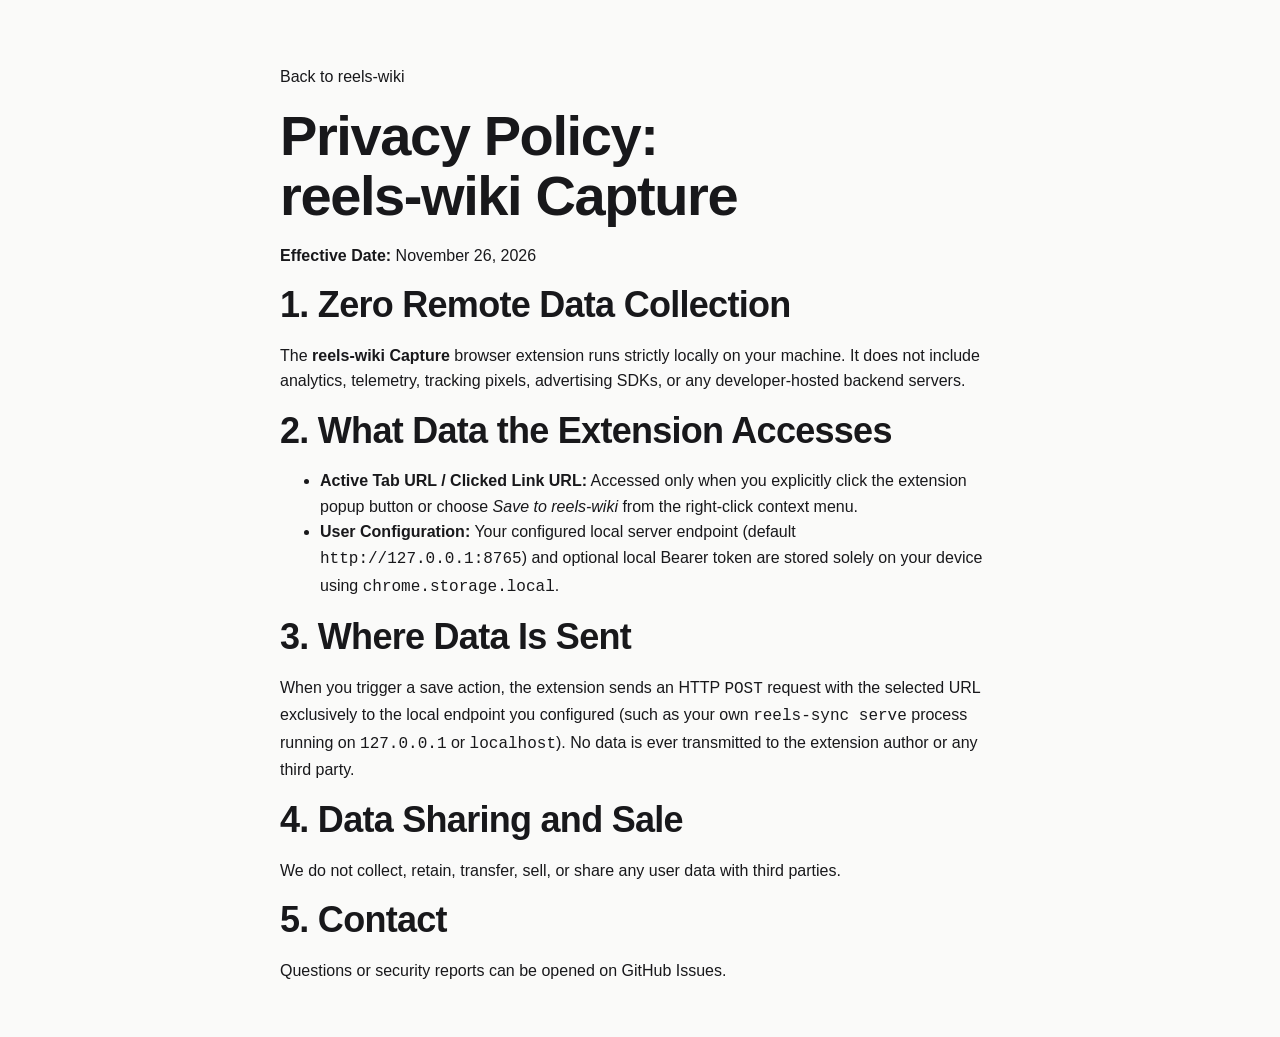
<file: site/privacy.html>
<!DOCTYPE html>
<html lang="en">
<head>
  <meta charset="UTF-8" />
  <meta name="viewport" content="width=device-width, initial-scale=1.0" />
  <meta name="color-scheme" content="light dark" />
  <title>Privacy Policy | reels-wiki Capture</title>
  <meta name="description" content="Privacy policy for the reels-wiki Capture Chrome extension." />
  <link rel="canonical" href="https://atacanymc.github.io/reels-wiki/privacy.html" />
  <link rel="icon" type="image/png" sizes="64x64" href="favicon.png" />
  <link rel="stylesheet" href="index.css" />
</head>
<body>
  <main class="container" style="max-width: 760px; padding: 48px 20px;">
    <p><a href="./">Back to reels-wiki</a></p>
    <h1>Privacy Policy: reels-wiki Capture</h1>
    <p><strong>Effective Date:</strong> November 26, 2026</p>

    <h2>1. Zero Remote Data Collection</h2>
    <p>
      The <strong>reels-wiki Capture</strong> browser extension runs strictly locally on your machine. It does not include analytics, telemetry, tracking pixels, advertising SDKs, or any developer-hosted backend servers.
    </p>

    <h2>2. What Data the Extension Accesses</h2>
    <ul>
      <li><strong>Active Tab URL / Clicked Link URL:</strong> Accessed only when you explicitly click the extension popup button or choose <em>Save to reels-wiki</em> from the right-click context menu.</li>
      <li><strong>User Configuration:</strong> Your configured local server endpoint (default <code>http://127.0.0.1:8765</code>) and optional local Bearer token are stored solely on your device using <code>chrome.storage.local</code>.</li>
    </ul>

    <h2>3. Where Data Is Sent</h2>
    <p>
      When you trigger a save action, the extension sends an HTTP <code>POST</code> request with the selected URL exclusively to the local endpoint you configured (such as your own <code>reels-sync serve</code> process running on <code>127.0.0.1</code> or <code>localhost</code>). No data is ever transmitted to the extension author or any third party.
    </p>

    <h2>4. Data Sharing and Sale</h2>
    <p>
      We do not collect, retain, transfer, sell, or share any user data with third parties.
    </p>

    <h2>5. Contact</h2>
    <p>
      Questions or security reports can be opened on <a href="https://github.com/AtaCanYmc/reels-wiki/issues">GitHub Issues</a>.
    </p>
  </main>
</body>
</html>
</file>
<file: site/index.css>
:root {
  color-scheme: light dark;

  --bg-page: light-dark(#fafaf9, #0c0d10);
  --bg-surface: light-dark(#ffffff, #14161b);
  --bg-subtle: light-dark(#f4f4f5, #1b1e25);
  --bg-code: #111318;
  --ink-primary: light-dark(#18181b, #f4f4f5);
  --ink-secondary: light-dark(#52525b, #a1a1aa);
  --ink-muted: light-dark(#71717a, #71717a);
  --ink-code: #e4e4e7;
  --border-default: light-dark(#e4e4e7, #272a33);
  --border-strong: light-dark(#d4d4d8, #363a45);
  --accent: light-dark(#b45309, #f59e0b);
  --accent-ink: light-dark(#ffffff, #111318);
  --accent-soft: light-dark(rgba(180, 83, 9, 0.08), rgba(245, 158, 11, 0.12));
  --ok: light-dark(#15803d, #4ade80);
  --skip: light-dark(#b91c1c, #f87171);

  --font-sans: "Plus Jakarta Sans", -apple-system, BlinkMacSystemFont, "Segoe UI", sans-serif;
  --font-mono: "JetBrains Mono", ui-monospace, SFMono-Regular, Menlo, monospace;

  --radius-sm: 6px;
  --radius-md: 10px;
  --radius-lg: 14px;
}

:root:has(> head > meta[name="color-scheme"][content="dark"]) {
  color-scheme: dark;
}
:root:has(> head > meta[name="color-scheme"][content="light"]) {
  color-scheme: light;
}

*, *::before, *::after {
  box-sizing: border-box;
}

html {
  scroll-behavior: smooth;
  font-family: var(--font-sans);
  background-color: var(--bg-page);
  color: var(--ink-primary);
  line-height: 1.6;
}

body {
  margin: 0;
  min-height: 100dvh;
}

a {
  color: inherit;
  text-decoration: none;
}

a:focus-visible,
button:focus-visible,
pre:focus-visible {
  outline: 2px solid var(--accent);
  outline-offset: 2px;
}

code, pre {
  font-family: var(--font-mono);
}

.container {
  width: min(1120px, 100% - 2rem);
  margin-inline: auto;
}

.sr-only {
  position: absolute;
  width: 1px;
  height: 1px;
  padding: 0;
  margin: -1px;
  overflow: hidden;
  clip-path: inset(50%);
  white-space: nowrap;
  border: 0;
}

/* Header */
.site-header {
  position: sticky;
  top: 0;
  z-index: 40;
  background-color: var(--bg-page);
  border-bottom: 1px solid var(--border-default);
}

.nav-bar {
  display: flex;
  align-items: center;
  justify-content: space-between;
  gap: 1rem;
  min-block-size: 64px;
}

.brand {
  display: inline-flex;
  align-items: center;
  gap: 0.625rem;
  font-weight: 700;
  font-size: 1rem;
  letter-spacing: -0.01em;
}

.brand-logo {
  display: block;
  border-radius: var(--radius-sm);
  object-fit: contain;
}

.brand-tag {
  font-family: var(--font-mono);
  font-size: 0.75rem;
  color: var(--ink-secondary);
  border: 1px solid var(--border-default);
  background: var(--bg-subtle);
  padding: 0.125rem 0.5rem;
  border-radius: var(--radius-sm);
}

.nav-links {
  display: none;
  align-items: center;
  gap: 1.5rem;
  font-size: 0.875rem;
  font-weight: 500;
  color: var(--ink-secondary);
}

.nav-links a:hover {
  color: var(--ink-primary);
}

@media (min-width: 768px) {
  .nav-links {
    display: flex;
  }
}

.nav-actions {
  display: flex;
  align-items: center;
  gap: 0.5rem;
}

.icon-btn {
  display: inline-flex;
  align-items: center;
  justify-content: center;
  min-inline-size: 38px;
  min-block-size: 38px;
  padding: 0.45rem;
  border: 1px solid var(--border-default);
  border-radius: var(--radius-md);
  background: var(--bg-surface);
  color: var(--ink-primary);
  cursor: pointer;
}

.icon-btn:hover {
  border-color: var(--border-strong);
  background: var(--bg-subtle);
}

/* Theme toggle icons bound cleanly to rendered scheme */
.theme-opt-light { display: none; }
.theme-opt-dark { display: inline-flex; }

:root:has(> head > meta[name="color-scheme"][content="dark"]) .theme-opt-light {
  display: inline-flex;
}
:root:has(> head > meta[name="color-scheme"][content="dark"]) .theme-opt-dark {
  display: none;
}

@media (prefers-color-scheme: dark) {
  :root:has(> head > meta[name="color-scheme"][content="light dark"]) .theme-opt-light {
    display: inline-flex;
  }
  :root:has(> head > meta[name="color-scheme"][content="light dark"]) .theme-opt-dark {
    display: none;
  }
}

.btn-github {
  display: inline-flex;
  align-items: center;
  gap: 0.5rem;
  min-block-size: 38px;
  padding: 0.45rem 0.875rem;
  border: 1px solid var(--border-strong);
  border-radius: var(--radius-md);
  background: var(--bg-surface);
  font-size: 0.875rem;
  font-weight: 600;
}

.btn-github:hover {
  background: var(--bg-subtle);
}

.lang-select {
  min-block-size: 38px;
  padding: 0.4rem 0.6rem;
  border: 1px solid var(--border-strong);
  border-radius: var(--radius-md);
  background: var(--bg-surface);
  color: var(--ink-primary);
  font-family: inherit;
  font-size: 0.875rem;
  font-weight: 600;
  cursor: pointer;
}

.lang-select:hover {
  background: var(--bg-subtle);
}

/* Hero */
.hero {
  padding-block: 4.5rem 3.5rem;
  border-bottom: 1px solid var(--border-default);
}

.hero-grid {
  display: grid;
  gap: 2.5rem;
  align-items: start;
}

@media (min-width: 900px) {
  .hero-grid {
    grid-template-columns: 1.15fr 0.85fr;
  }
}

h1 {
  margin: 0;
  font-size: clamp(2.15rem, 4.5vw, 3.5rem);
  font-weight: 800;
  line-height: 1.08;
  letter-spacing: -0.025em;
  text-wrap: balance;
}

.hero-lead {
  margin: 1.25rem 0 0;
  font-size: 1.0625rem;
  color: var(--ink-secondary);
  max-width: 58ch;
}

.hero-actions {
  margin-top: 1.75rem;
  display: flex;
  flex-wrap: wrap;
  align-items: center;
  gap: 0.75rem;
}

.btn-primary {
  display: inline-flex;
  align-items: center;
  justify-content: center;
  min-block-size: 42px;
  padding: 0.6rem 1.125rem;
  border-radius: var(--radius-md);
  background: var(--accent);
  color: var(--accent-ink);
  font-size: 0.875rem;
  font-weight: 700;
  border: 1px solid transparent;
}

.btn-primary:hover {
  filter: brightness(1.06);
}

.install-box {
  display: inline-flex;
  align-items: center;
  gap: 0.625rem;
  min-block-size: 42px;
  padding: 0.35rem 0.5rem 0.35rem 0.875rem;
  border: 1px solid var(--border-default);
  border-radius: var(--radius-md);
  background: var(--bg-surface);
  font-size: 0.8125rem;
}

.surface-strip {
  margin-top: 1.75rem;
  display: flex;
  flex-wrap: wrap;
  gap: 0.5rem;
  font-family: var(--font-mono);
  font-size: 0.75rem;
  color: var(--ink-secondary);
}

.surface-chip {
  padding: 0.25rem 0.55rem;
  border: 1px solid var(--border-default);
  border-radius: var(--radius-sm);
  background: var(--bg-surface);
}

.hero-panel {
  border: 1px solid var(--border-default);
  border-radius: var(--radius-lg);
  background: var(--bg-surface);
  padding: 1.25rem;
}

.hero-panel-title {
  margin: 0 0 0.875rem;
  font-family: var(--font-mono);
  font-size: 0.75rem;
  font-weight: 600;
  color: var(--ink-secondary);
  text-transform: uppercase;
  letter-spacing: 0.04em;
}

.flow-list {
  list-style: none;
  margin: 0;
  padding: 0;
  display: grid;
  gap: 0.75rem;
}

.flow-item {
  display: grid;
  grid-template-columns: 2.25rem 1fr;
  gap: 0.75rem;
  padding: 0.75rem;
  border: 1px solid var(--border-default);
  border-radius: var(--radius-md);
  background: var(--bg-subtle);
}

.flow-num {
  font-family: var(--font-mono);
  font-size: 0.75rem;
  font-weight: 600;
  color: var(--accent);
}

.flow-item strong {
  display: block;
  font-size: 0.875rem;
}

.flow-item span {
  display: block;
  font-size: 0.8125rem;
  color: var(--ink-secondary);
  margin-top: 0.15rem;
}

/* Sections */
.section {
  padding-block: 3.75rem;
  border-bottom: 1px solid var(--border-default);
}

.section-alt {
  background: var(--bg-subtle);
}

.section-header {
  max-width: 64ch;
  margin-bottom: 2rem;
}

.section-kicker {
  font-family: var(--font-mono);
  font-size: 0.75rem;
  font-weight: 600;
  text-transform: uppercase;
  letter-spacing: 0.05em;
  color: var(--accent);
}

h2 {
  margin: 0.4rem 0 0;
  font-size: clamp(1.5rem, 3vw, 2.25rem);
  font-weight: 700;
  line-height: 1.18;
  letter-spacing: -0.02em;
  text-wrap: balance;
}

.section-desc {
  margin: 0.65rem 0 0;
  font-size: 0.95rem;
  color: var(--ink-secondary);
}

/* Waterfall 3-tier layout */
.waterfall-grid {
  display: grid;
  gap: 1rem;
}

@media (min-width: 820px) {
  .waterfall-grid {
    grid-template-columns: repeat(3, 1fr);
  }
}

.tier-card {
  border: 1px solid var(--border-default);
  border-radius: var(--radius-lg);
  background: var(--bg-surface);
  padding: 1.35rem;
  display: flex;
  flex-direction: column;
  justify-content: space-between;
  gap: 1.25rem;
}

.tier-label {
  font-family: var(--font-mono);
  font-size: 0.75rem;
  font-weight: 600;
  color: var(--ink-secondary);
}

.tier-card h3 {
  margin: 0.45rem 0 0.5rem;
  font-size: 1.125rem;
  font-weight: 700;
}

.tier-card p {
  margin: 0;
  font-size: 0.875rem;
  color: var(--ink-secondary);
}

.tier-meta {
  padding-top: 0.85rem;
  border-top: 1px solid var(--border-default);
  display: flex;
  justify-content: space-between;
  font-family: var(--font-mono);
  font-size: 0.75rem;
  color: var(--ink-secondary);
}

.tier-meta strong {
  color: var(--ink-primary);
}

/* Copy Button & Live Region */
.copy {
  position: relative;
  display: inline-flex;
  align-items: center;
}

.copy-button {
  display: inline-flex;
  align-items: center;
  justify-content: center;
  gap: 0.35rem;
  min-inline-size: 24px;
  min-block-size: 24px;
  padding: 0.25rem 0.55rem;
  border: 1px solid var(--border-strong);
  border-radius: var(--radius-sm);
  background: var(--bg-subtle);
  color: var(--ink-primary);
  font-family: var(--font-mono);
  font-size: 0.75rem;
  font-weight: 500;
  cursor: pointer;
}

.copy-button:hover {
  border-color: var(--accent);
}

.copy-button-dark {
  background: #1f222a;
  border-color: #343946;
  color: #f4f4f5;
}

.copy-button[data-copied] {
  border-color: var(--ok);
}

.copy-button[data-failed] {
  border-color: var(--skip);
}

.copy-icon-check {
  display: none;
}

.copy-button[data-copied] .copy-icon-default {
  display: none;
}

.copy-button[data-copied] .copy-icon-check {
  display: inline;
  color: var(--ok);
}

.copy-tip {
  position: absolute;
  inset-block-end: calc(100% + 6px);
  inset-inline-end: 0;
  padding: 0.2rem 0.5rem;
  border-radius: var(--radius-sm);
  background: var(--ink-primary);
  color: var(--bg-page);
  font-family: var(--font-mono);
  font-size: 0.7rem;
  white-space: nowrap;
  pointer-events: none;
  opacity: 0;
  transition: opacity 0.15s ease;
}

.copy-button[data-copied] + .copy-tip,
.copy-button[data-failed] + .copy-tip {
  opacity: 1;
}

/* Interactive Sandbox */
.scenario-bar {
  display: flex;
  flex-wrap: wrap;
  gap: 0.5rem;
  margin-bottom: 1.25rem;
}

.scenario-btn {
  min-block-size: 36px;
  padding: 0.45rem 0.85rem;
  border: 1px solid var(--border-default);
  border-radius: var(--radius-md);
  background: var(--bg-surface);
  color: var(--ink-secondary);
  font-family: var(--font-mono);
  font-size: 0.75rem;
  font-weight: 500;
  cursor: pointer;
}

.scenario-btn[aria-pressed="true"] {
  border-color: var(--accent);
  background: var(--accent-soft);
  color: var(--ink-primary);
  font-weight: 600;
}

.sandbox-grid {
  display: grid;
  gap: 1.25rem;
  align-items: start;
}

@media (min-width: 900px) {
  .sandbox-grid {
    grid-template-columns: 5fr 7fr;
  }
}

.trace-stack {
  display: grid;
  gap: 0.75rem;
}

.trace-card {
  border: 1px solid var(--border-default);
  border-radius: var(--radius-md);
  background: var(--bg-surface);
  padding: 0.9rem 1rem;
}

.trace-card[data-active="false"] {
  opacity: 0.55;
}

.trace-label {
  display: flex;
  justify-content: space-between;
  gap: 0.5rem;
  font-family: var(--font-mono);
  font-size: 0.75rem;
  font-weight: 600;
}

.trace-body {
  margin: 0.35rem 0 0;
  font-size: 0.8125rem;
  color: var(--ink-secondary);
  word-break: break-word;
}

.code-shell {
  border: 1px solid #272a33;
  border-radius: var(--radius-lg);
  background: var(--bg-code);
  color: var(--ink-code);
  overflow: hidden;
}

.code-header {
  display: flex;
  align-items: center;
  justify-content: space-between;
  gap: 0.75rem;
  padding: 0.65rem 1rem;
  border-bottom: 1px solid #232630;
  font-family: var(--font-mono);
  font-size: 0.75rem;
  color: #a1a1aa;
}

.code-body {
  margin: 0;
  padding: 1rem 1.15rem;
  font-size: 0.8rem;
  line-height: 1.55;
  overflow-x: auto;
  white-space: pre-wrap;
  word-break: break-word;
}

/* Accessible Tabs (Five Native Surfaces) */
.tablist {
  display: flex;
  overflow-x: auto;
  gap: 0.25rem;
  border-bottom: 1px solid var(--border-default);
  margin-bottom: 1rem;
}

.tablist [role="tab"] {
  position: relative;
  flex: none;
  min-block-size: 42px;
  padding: 0.55rem 0.95rem;
  border: 0;
  background: transparent;
  color: var(--ink-secondary);
  font-family: var(--font-mono);
  font-size: 0.8125rem;
  font-weight: 500;
  cursor: pointer;
}

.tablist [role="tab"]:hover {
  color: var(--ink-primary);
}

.tablist [role="tab"][aria-selected="true"] {
  color: var(--ink-primary);
}

.tablist [role="tab"][aria-selected="true"]::after {
  content: "";
  position: absolute;
  inset: auto 0 0;
  border-block-end: 3px solid var(--accent);
}

.tabpanels {
  display: grid;
}

.tabpanels [role="tabpanel"] {
  grid-area: 1 / 1;
}

/* Spec List (Vault Guardrails) */
.spec-grid {
  display: grid;
  gap: 1rem 2rem;
}

@media (min-width: 768px) {
  .spec-grid {
    grid-template-columns: repeat(2, 1fr);
  }
}

.spec-row {
  padding-block: 1rem;
  border-top: 1px solid var(--border-default);
}

.spec-row h3 {
  margin: 0;
  font-size: 1rem;
  font-weight: 700;
}

.spec-row p {
  margin: 0.35rem 0 0;
  font-size: 0.875rem;
  color: var(--ink-secondary);
}

/* Quick Start */
.steps-list {
  list-style: none;
  margin: 0;
  padding: 0;
  display: grid;
  gap: 1.25rem;
}

.step-card {
  border: 1px solid var(--border-default);
  border-radius: var(--radius-lg);
  background: var(--bg-surface);
  padding: 1.25rem;
}

.step-title {
  display: flex;
  align-items: center;
  gap: 0.75rem;
  margin-bottom: 0.75rem;
  font-weight: 700;
  font-size: 1rem;
}

.step-badge {
  display: inline-flex;
  align-items: center;
  justify-content: center;
  inline-size: 26px;
  block-size: 26px;
  border-radius: var(--radius-sm);
  background: var(--accent-soft);
  color: var(--accent);
  font-family: var(--font-mono);
  font-size: 0.75rem;
  font-weight: 700;
}

/* Footer */
.site-footer {
  padding-block: 2.25rem;
  font-size: 0.8125rem;
  color: var(--ink-secondary);
}

.footer-inner {
  display: flex;
  flex-wrap: wrap;
  align-items: center;
  justify-content: space-between;
  gap: 1rem;
}

.footer-links {
  display: flex;
  flex-wrap: wrap;
  gap: 1.25rem;
  font-family: var(--font-mono);
  font-size: 0.75rem;
}

.footer-links a:hover {
  color: var(--ink-primary);
}

@media (prefers-reduced-motion: reduce) {
  html {
    scroll-behavior: auto;
  }
  .copy-tip {
    transition: none;
  }
}
</file>
<file: extension/popup.css>
body {
  font-family: -apple-system, BlinkMacSystemFont, "Segoe UI", sans-serif;
  width: 300px;
  margin: 0;
  padding: 14px;
  background: #14161b;
  color: #f4f4f5;
}

.hdr {
  display: flex;
  align-items: center;
  justify-content: space-between;
  margin-bottom: 10px;
}

.brand {
  display: flex;
  align-items: center;
  gap: 8px;
}

h1 {
  font-size: 14px;
  margin: 0;
}

.pill {
  font-size: 11px;
  padding: 2px 7px;
  border-radius: 999px;
  font-weight: 600;
}

.pill-idle {
  background: #272a33;
  color: #a1a1aa;
}

.pill-on {
  background: rgba(74, 222, 128, 0.16);
  color: #4ade80;
}

.pill-off {
  background: rgba(248, 113, 113, 0.16);
  color: #f87171;
}

label {
  display: block;
  font-size: 11px;
  color: #a1a1aa;
  margin: 8px 0 4px;
}

input {
  width: 100%;
  box-sizing: border-box;
  padding: 6px 8px;
  border-radius: 6px;
  border: 1px solid #272a33;
  background: #0c0d10;
  color: #f4f4f5;
  font-size: 12px;
}

input:focus {
  outline: 1px solid #f59e0b;
  border-color: #f59e0b;
}

button {
  margin-top: 12px;
  width: 100%;
  padding: 8px;
  border: 0;
  border-radius: 6px;
  background: #f59e0b;
  color: #111318;
  font-weight: 600;
  cursor: pointer;
}

button:disabled {
  opacity: 0.6;
  cursor: wait;
}

.pending-bar {
  margin-top: 10px;
  padding-top: 10px;
  border-top: 1px solid #272a33;
  display: flex;
  align-items: center;
  justify-content: space-between;
  gap: 8px;
  font-size: 11px;
  color: #a1a1aa;
}

.pending-bar[hidden] {
  display: none;
}

.pending-actions {
  display: flex;
  gap: 6px;
}

.btn-secondary {
  margin-top: 0;
  width: auto;
  padding: 5px 8px;
  background: #272a33;
  color: #f4f4f5;
  font-size: 11px;
  font-weight: 500;
}

#processBtn,
#retryBtn {
  margin-top: 8px;
  width: 100%;
  padding: 7px 8px;
}

#retryBtn[hidden],
.stats-bar[hidden] {
  display: none;
}

.stats-bar {
  font-size: 11px;
  color: #a1a1aa;
  background: #0c0d10;
  border: 1px solid #272a33;
  border-radius: 6px;
  padding: 5px 8px;
  margin-bottom: 6px;
}

.inline-check {
  display: flex;
  align-items: center;
  gap: 6px;
  margin: 10px 0 0;
  color: #d4d4d8;
  cursor: pointer;
}

.inline-check input[type="checkbox"] {
  width: auto;
  margin: 0;
  accent-color: #f59e0b;
}

.search-box {
  margin-top: 10px;
  padding-top: 10px;
  border-top: 1px solid #272a33;
}

#searchResults {
  list-style: none;
  margin: 6px 0 0;
  padding: 0;
  max-height: 150px;
  overflow-y: auto;
}

#searchResults li {
  padding: 5px 6px;
  border-radius: 5px;
  background: #0c0d10;
  border: 1px solid #272a33;
  margin-bottom: 4px;
  font-size: 11px;
}

#searchResults .res-title {
  color: #f4f4f5;
  font-weight: 600;
  display: block;
}

#searchResults .res-path {
  color: #a1a1aa;
  font-size: 10px;
}

#status {
  margin-top: 10px;
  font-size: 12px;
  min-height: 16px;
  word-break: break-word;
}

.ok { color: #4ade80; }
.warn { color: #fbbf24; }
.err { color: #f87171; }
</file>
